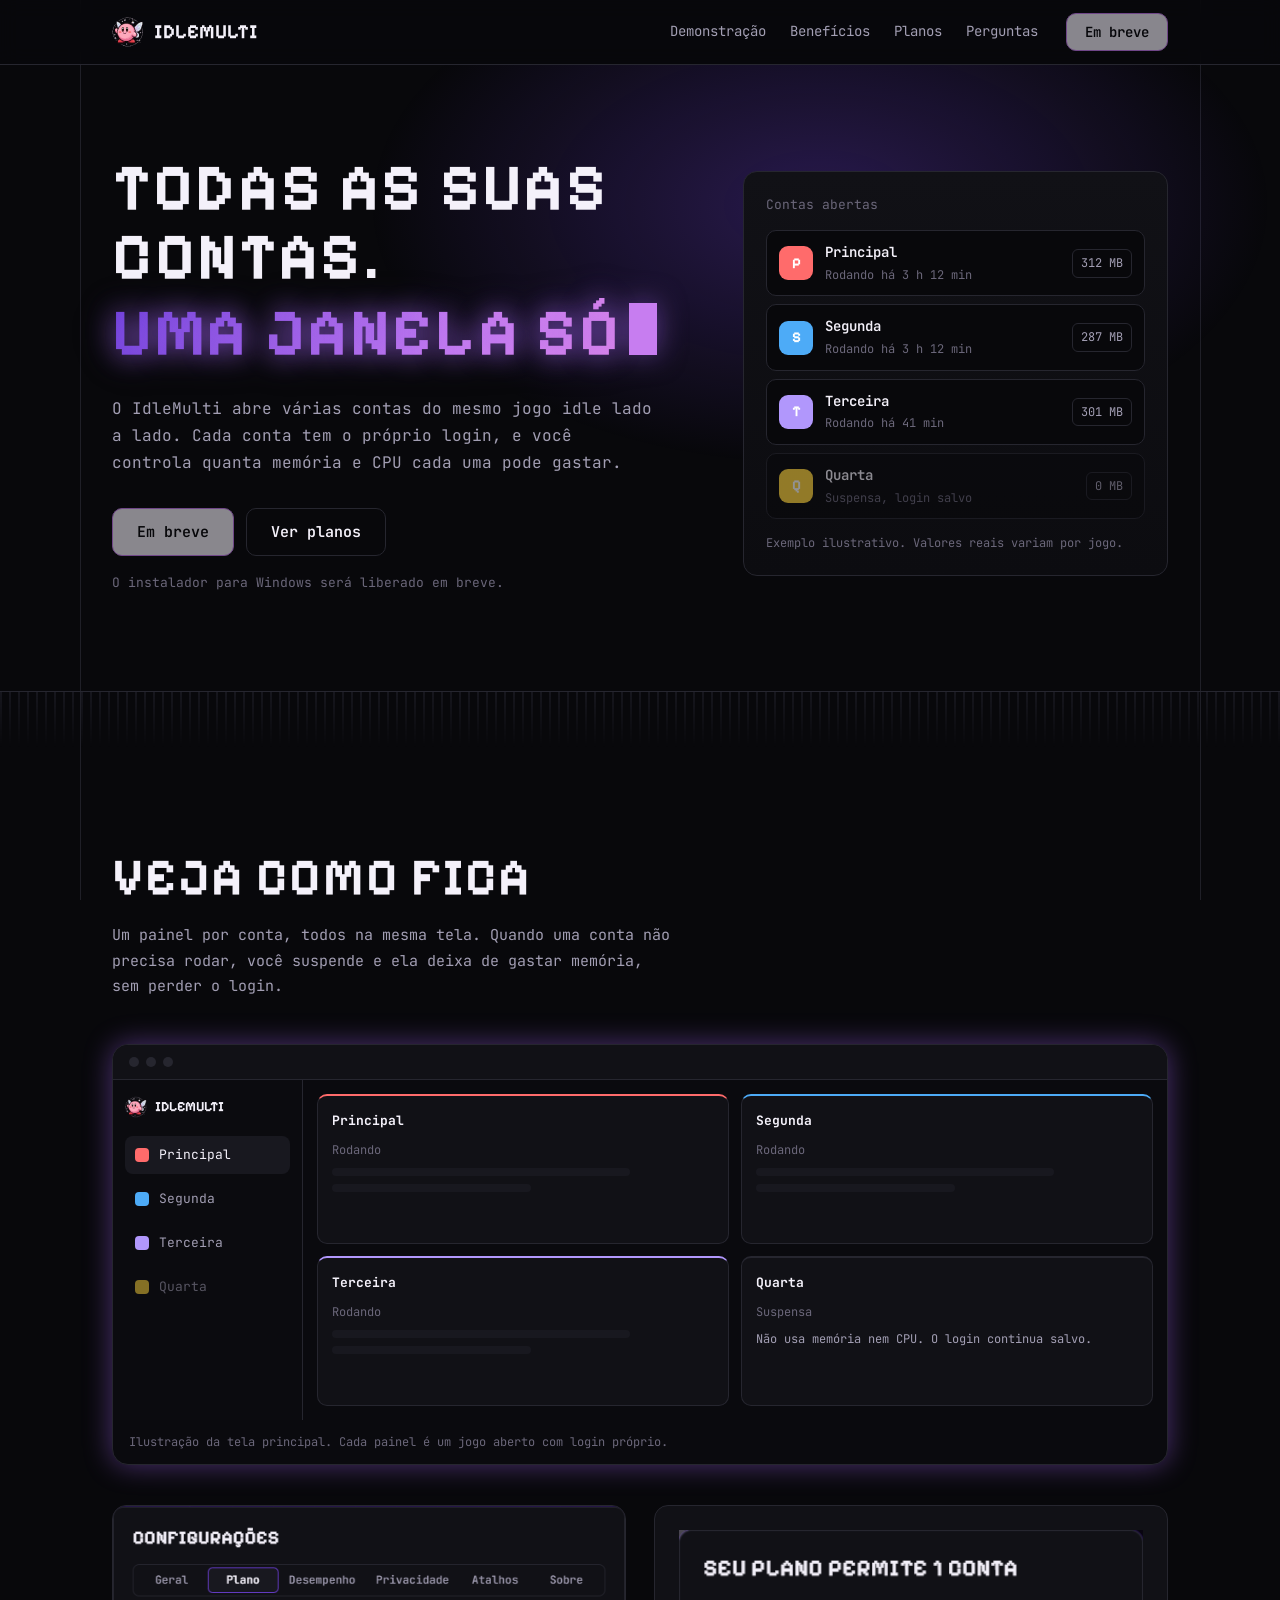
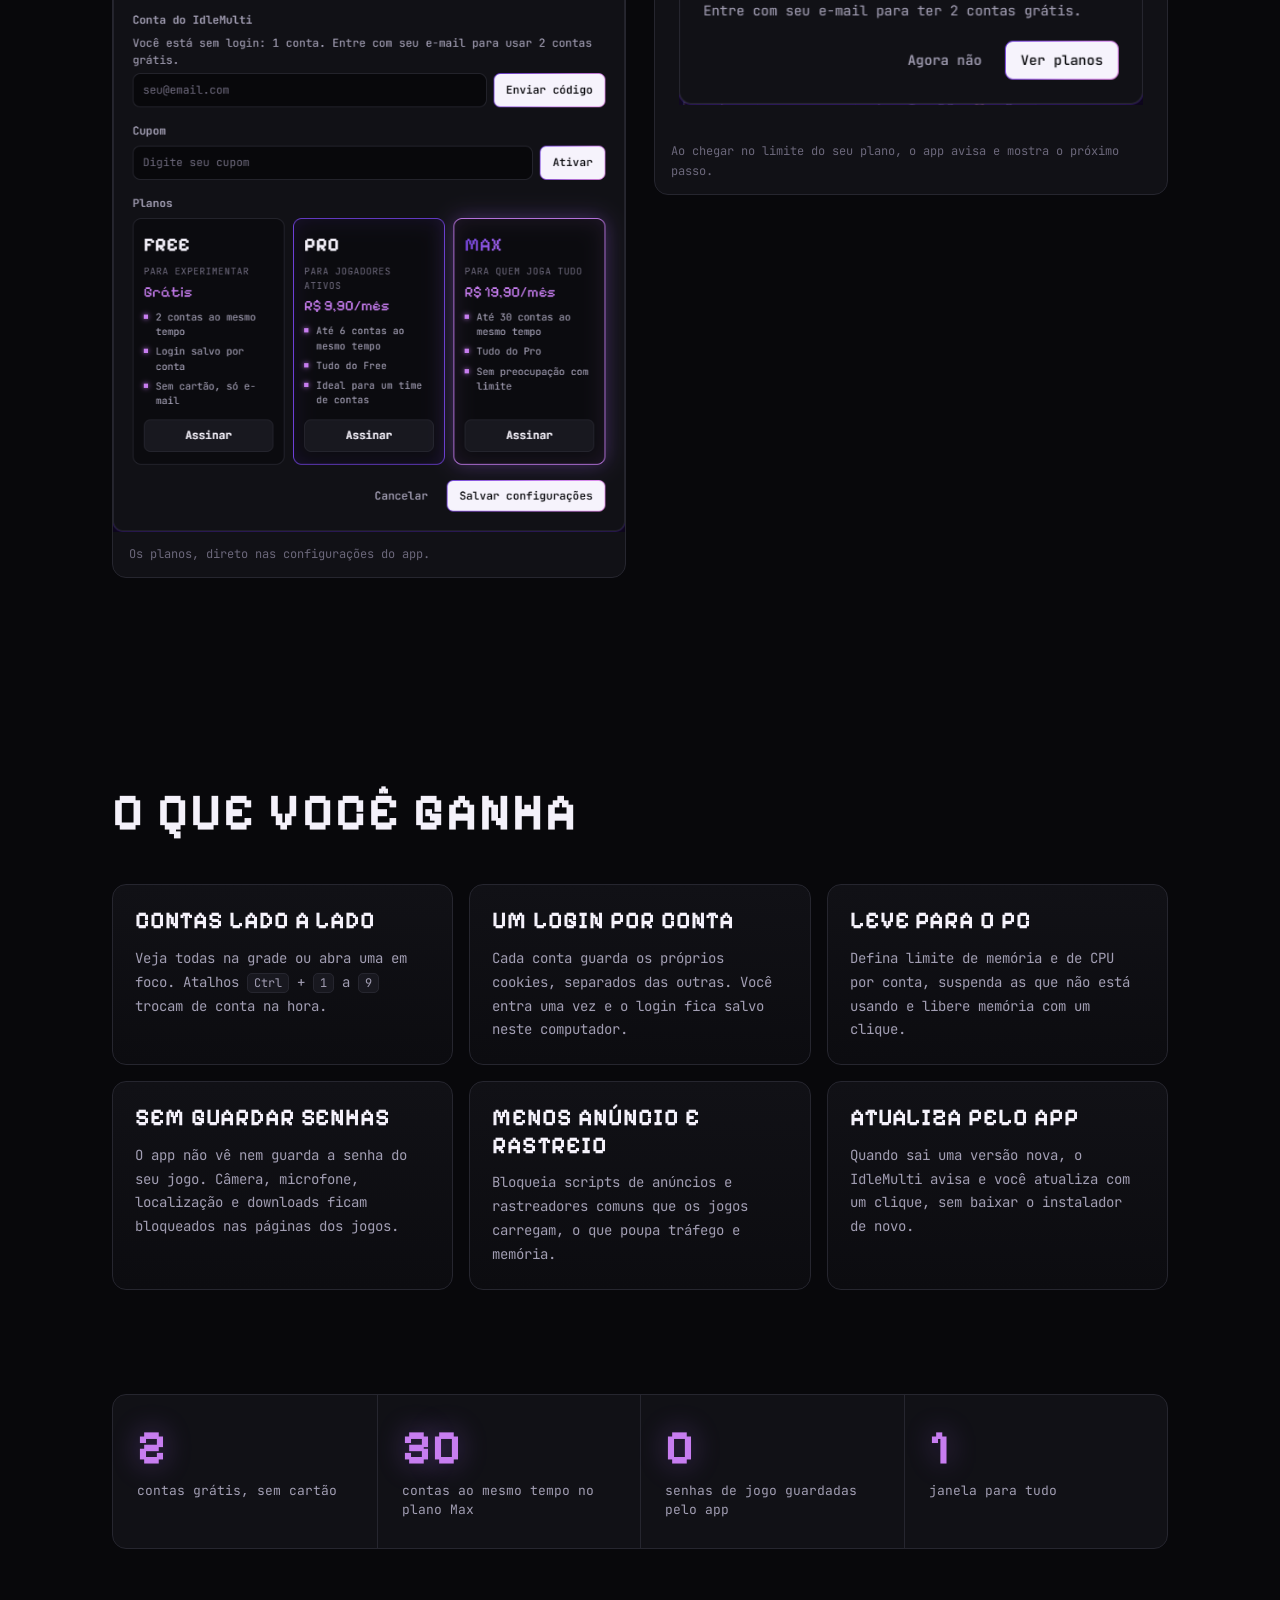
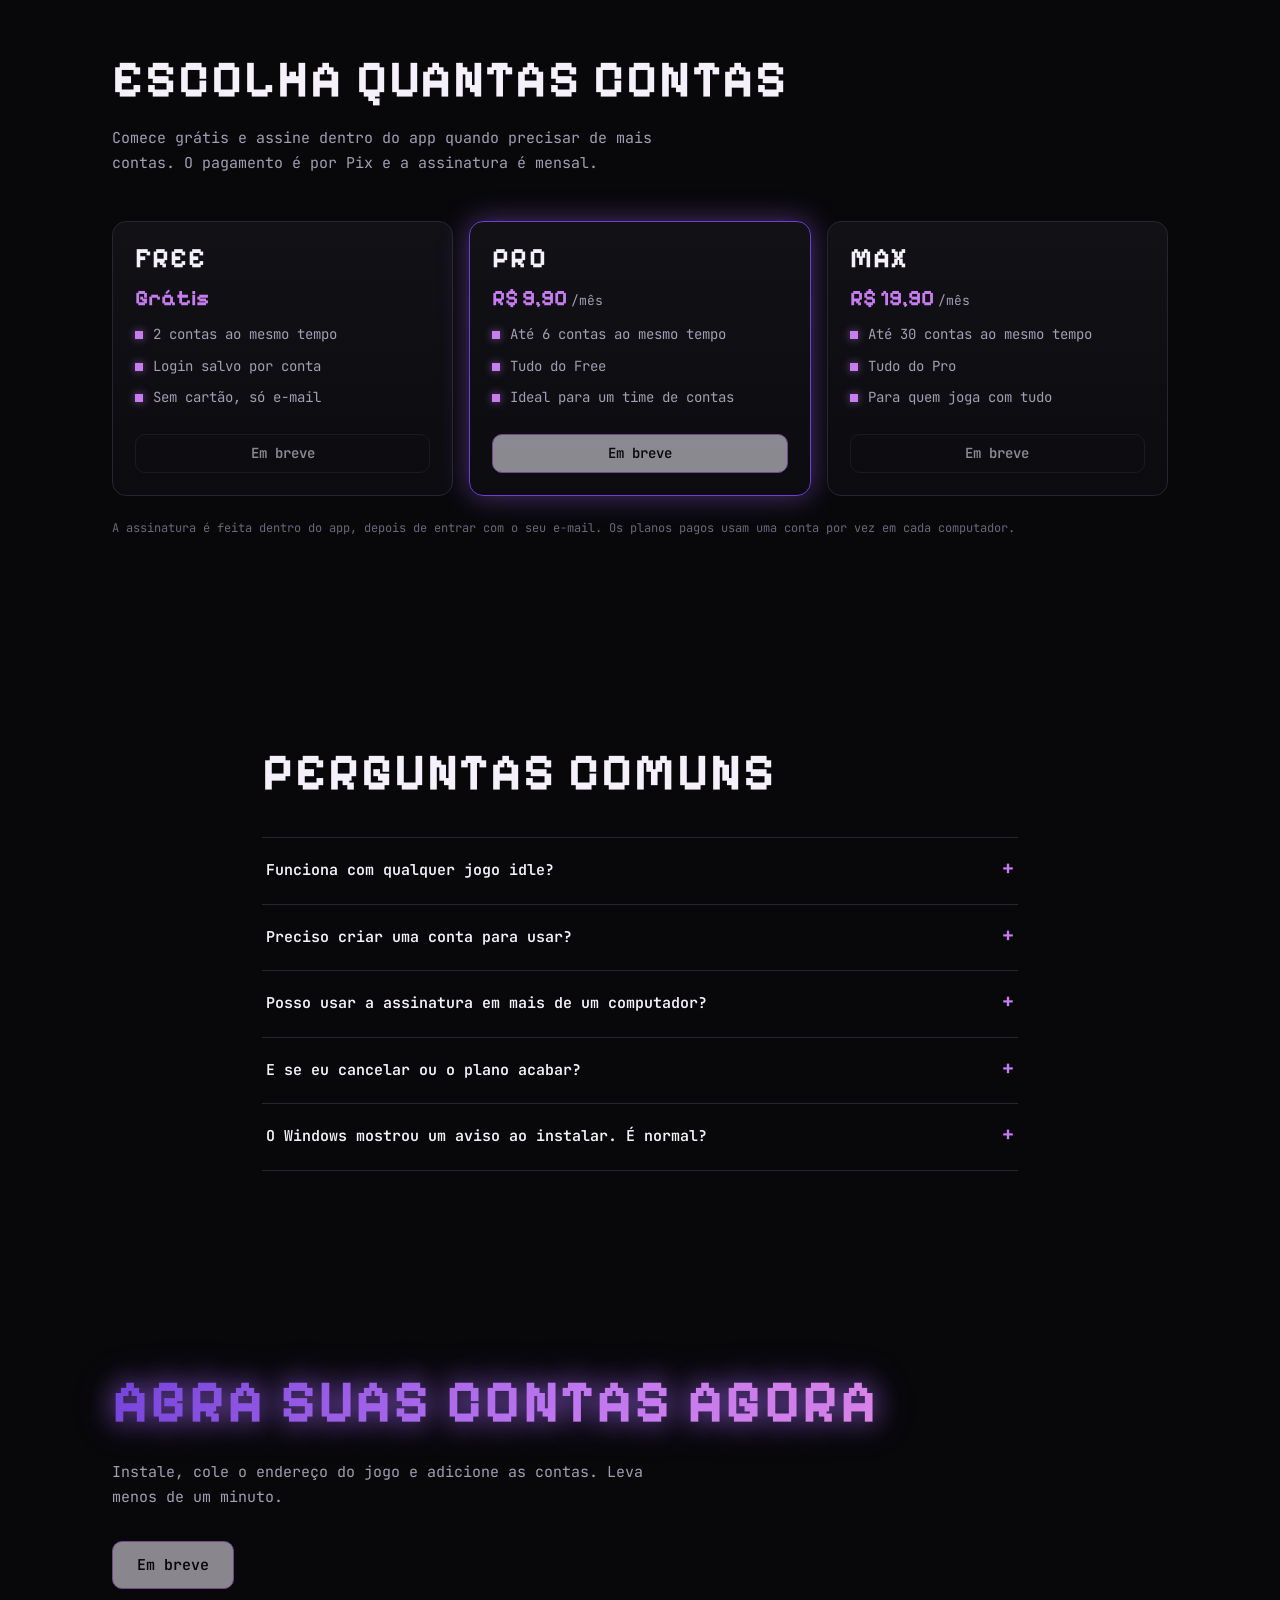
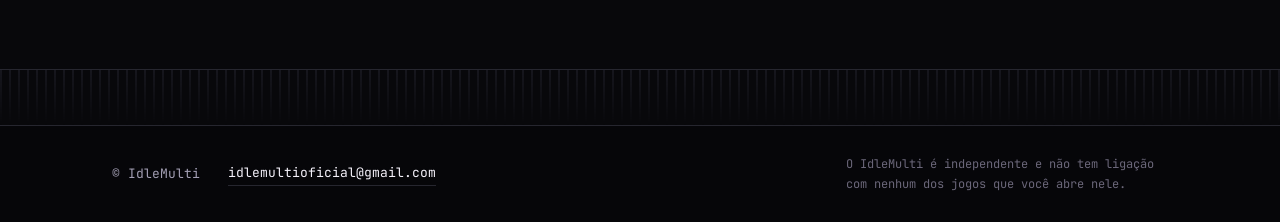
<file: index.html>
<!doctype html>
<html lang="pt-BR">
<head>
<meta charset="utf-8">
<meta name="viewport" content="width=device-width, initial-scale=1">
<title>IdleMulti - todas as suas contas de jogos idle numa janela só</title>
<meta name="description" content="IdleMulti roda várias contas do mesmo jogo idle lado a lado, cada uma com login separado, e economiza memória e CPU. Grátis para 2 contas.">
<meta name="theme-color" content="#08080b">
<meta property="og:title" content="IdleMulti - todas as suas contas numa janela só">
<meta property="og:description" content="Várias contas de jogos idle lado a lado, cada uma com login separado. Grátis para 2 contas.">
<meta property="og:image" content="assets/logo.png">
<link rel="icon" href="assets/logo.png" type="image/png">
<link rel="preload" href="assets/fonts/PixelifySans.ttf" as="font" type="font/ttf" crossorigin>
<link rel="stylesheet" href="styles.css">
</head>
<body>

<header class="nav">
  <div class="wrap nav-in">
    <a class="brand" href="#topo" aria-label="IdleMulti, início">
      <img src="assets/logo.png" alt="" width="32" height="32">
      <span>IdleMulti</span>
    </a>
    <nav aria-label="Seções">
      <a href="#demo">Demonstração</a>
      <a href="#beneficios">Benefícios</a>
      <a href="#planos">Planos</a>
      <a href="#faq">Perguntas</a>
    </nav>
    <a class="btn btn-solid js-download" href="#planos">Baixar</a>
  </div>
</header>

<main id="topo">

  <!-- HERO -->
  <section class="hero">
    <div class="wrap hero-in">
      <div class="hero-copy">
        <h1 class="pixel">
          Todas as suas contas.
          <span class="glow">Uma janela só<i class="cursor" aria-hidden="true"></i></span>
        </h1>
        <p class="lead">O IdleMulti abre várias contas do mesmo jogo idle lado a lado. Cada conta tem o próprio login, e você controla quanta memória e CPU cada uma pode gastar.</p>
        <div class="cta-row">
          <a class="btn btn-solid btn-lg js-download" href="#planos"><span class="js-download-label">Baixar para Windows</span></a>
          <a class="btn btn-ghost btn-lg" href="#planos">Ver planos</a>
        </div>
        <p class="note js-download-note">Windows 10 e 11. Grátis para 2 contas, sem cartão.</p>
      </div>

      <aside class="card accounts" aria-label="Exemplo de contas abertas no IdleMulti">
        <p class="card-title">Contas abertas</p>
        <ul class="rows">
          <li><span class="chip" style="--c:#ff6b6b">P</span><span class="r-name">Principal</span><span class="r-meta">Rodando há 3 h 12 min</span><span class="r-val">312 MB</span></li>
          <li><span class="chip" style="--c:#4dabf7">S</span><span class="r-name">Segunda</span><span class="r-meta">Rodando há 3 h 12 min</span><span class="r-val">287 MB</span></li>
          <li><span class="chip" style="--c:#b197fc">T</span><span class="r-name">Terceira</span><span class="r-meta">Rodando há 41 min</span><span class="r-val">301 MB</span></li>
          <li class="is-off"><span class="chip" style="--c:#ffd43b">Q</span><span class="r-name">Quarta</span><span class="r-meta">Suspensa, login salvo</span><span class="r-val">0 MB</span></li>
        </ul>
        <p class="card-foot">Exemplo ilustrativo. Valores reais variam por jogo.</p>
      </aside>
    </div>
    <div class="band" aria-hidden="true"></div>
  </section>

  <!-- DEMONSTRAÇÃO -->
  <section class="sec" id="demo">
    <div class="wrap">
      <h2 class="pixel">Veja como fica</h2>
      <p class="sec-lead">Um painel por conta, todos na mesma tela. Quando uma conta não precisa rodar, você suspende e ela deixa de gastar memória, sem perder o login.</p>

      <figure class="window" aria-label="Ilustração da janela do IdleMulti com quatro contas">
        <div class="win-bar"><span></span><span></span><span></span></div>
        <div class="win-body">
          <div class="win-side">
            <div class="side-brand"><img src="assets/logo.png" alt="" width="22" height="22"> IdleMulti</div>
            <div class="side-item on"><i style="--c:#ff6b6b"></i>Principal</div>
            <div class="side-item"><i style="--c:#4dabf7"></i>Segunda</div>
            <div class="side-item"><i style="--c:#b197fc"></i>Terceira</div>
            <div class="side-item dim"><i style="--c:#ffd43b"></i>Quarta</div>
          </div>
          <div class="win-grid">
            <div class="pane" style="--c:#ff6b6b"><b>Principal</b><span>Rodando</span><em></em><em></em></div>
            <div class="pane" style="--c:#4dabf7"><b>Segunda</b><span>Rodando</span><em></em><em></em></div>
            <div class="pane" style="--c:#b197fc"><b>Terceira</b><span>Rodando</span><em></em><em></em></div>
            <div class="pane off" style="--c:#ffd43b"><b>Quarta</b><span>Suspensa</span><p>Não usa memória nem CPU. O login continua salvo.</p></div>
          </div>
        </div>
        <figcaption>Ilustração da tela principal. Cada painel é um jogo aberto com login próprio.</figcaption>
      </figure>

      <div class="shots">
        <figure>
          <img src="assets/app-plano.png" alt="Captura do IdleMulti mostrando a guia Plano com os planos Free, Pro e Max" width="600" height="734" loading="lazy">
          <figcaption>Os planos, direto nas configurações do app.</figcaption>
        </figure>
        <figure>
          <img src="assets/app-limite.png" alt="Captura do aviso de limite de contas do IdleMulti" width="440" height="165" loading="lazy">
          <figcaption>Ao chegar no limite do seu plano, o app avisa e mostra o próximo passo.</figcaption>
        </figure>
      </div>
    </div>
  </section>

  <!-- BENEFÍCIOS -->
  <section class="sec" id="beneficios">
    <div class="wrap">
      <h2 class="pixel">O que você ganha</h2>
      <div class="grid3">
        <article class="card feat">
          <h3 class="pixel">Contas lado a lado</h3>
          <p>Veja todas na grade ou abra uma em foco. Atalhos <kbd>Ctrl</kbd> + <kbd>1</kbd> a <kbd>9</kbd> trocam de conta na hora.</p>
        </article>
        <article class="card feat">
          <h3 class="pixel">Um login por conta</h3>
          <p>Cada conta guarda os próprios cookies, separados das outras. Você entra uma vez e o login fica salvo neste computador.</p>
        </article>
        <article class="card feat">
          <h3 class="pixel">Leve para o PC</h3>
          <p>Defina limite de memória e de CPU por conta, suspenda as que não está usando e libere memória com um clique.</p>
        </article>
        <article class="card feat">
          <h3 class="pixel">Sem guardar senhas</h3>
          <p>O app não vê nem guarda a senha do seu jogo. Câmera, microfone, localização e downloads ficam bloqueados nas páginas dos jogos.</p>
        </article>
        <article class="card feat">
          <h3 class="pixel">Menos anúncio e rastreio</h3>
          <p>Bloqueia scripts de anúncios e rastreadores comuns que os jogos carregam, o que poupa tráfego e memória.</p>
        </article>
        <article class="card feat">
          <h3 class="pixel">Atualiza pelo app</h3>
          <p>Quando sai uma versão nova, o IdleMulti avisa e você atualiza com um clique, sem baixar o instalador de novo.</p>
        </article>
      </div>
    </div>
  </section>

  <!-- PROVA SOCIAL: só fatos verificáveis do produto. Quando houver depoimentos reais, remova o atributo hidden do bloco abaixo. -->
  <section class="sec proof" aria-label="O IdleMulti em números">
    <div class="wrap">
      <dl class="facts">
        <div><dt class="pixel">2</dt><dd>contas grátis, sem cartão</dd></div>
        <div><dt class="pixel">30</dt><dd>contas ao mesmo tempo no plano Max</dd></div>
        <div><dt class="pixel">0</dt><dd>senhas de jogo guardadas pelo app</dd></div>
        <div><dt class="pixel">1</dt><dd>janela para tudo</dd></div>
      </dl>
      <div class="quotes" hidden>
        <!-- Exemplo de depoimento real, para usar no futuro:
        <blockquote><p>“Texto do depoimento.”</p><footer>Nome, jogo que joga</footer></blockquote> -->
      </div>
    </div>
  </section>

  <!-- PLANOS -->
  <section class="sec" id="planos">
    <div class="wrap">
      <h2 class="pixel">Escolha quantas contas</h2>
      <p class="sec-lead">Comece grátis e assine dentro do app quando precisar de mais contas. O pagamento é por Pix e a assinatura é mensal.</p>
      <div class="grid3 plans">
        <article class="card plan">
          <h3 class="pixel">Free</h3>
          <p class="price">Grátis</p>
          <ul class="ticks">
            <li>2 contas ao mesmo tempo</li>
            <li>Login salvo por conta</li>
            <li>Sem cartão, só e-mail</li>
          </ul>
          <a class="btn btn-ghost js-download" href="#planos"><span class="js-download-label">Baixar</span></a>
        </article>
        <article class="card plan hot">
          <h3 class="pixel">Pro</h3>
          <p class="price">R$ 9,90<small>/mês</small></p>
          <ul class="ticks">
            <li>Até 6 contas ao mesmo tempo</li>
            <li>Tudo do Free</li>
            <li>Ideal para um time de contas</li>
          </ul>
          <a class="btn btn-solid js-download" href="#planos"><span class="js-download-label">Baixar</span></a>
        </article>
        <article class="card plan">
          <h3 class="pixel">Max</h3>
          <p class="price">R$ 19,90<small>/mês</small></p>
          <ul class="ticks">
            <li>Até 30 contas ao mesmo tempo</li>
            <li>Tudo do Pro</li>
            <li>Para quem joga com tudo</li>
          </ul>
          <a class="btn btn-ghost js-download" href="#planos"><span class="js-download-label">Baixar</span></a>
        </article>
      </div>
      <p class="fine">A assinatura é feita dentro do app, depois de entrar com o seu e-mail. Os planos pagos usam uma conta por vez em cada computador.</p>
    </div>
  </section>

  <!-- FAQ -->
  <section class="sec" id="faq">
    <div class="wrap narrow">
      <h2 class="pixel">Perguntas comuns</h2>
      <details>
        <summary>Funciona com qualquer jogo idle?</summary>
        <p>Funciona com jogos que rodam no navegador. Você cola o endereço do jogo nas configurações e todas as contas abrem nele.</p>
      </details>
      <details>
        <summary>Preciso criar uma conta para usar?</summary>
        <p>Sem login você usa 1 conta. Entrando com seu e-mail (você recebe um código, sem senha) liberam-se as 2 contas grátis.</p>
      </details>
      <details>
        <summary>Posso usar a assinatura em mais de um computador?</summary>
        <p>Pode instalar em quantos quiser e entrar com o mesmo e-mail, mas os planos pagos funcionam em um computador por vez. Ao entrar em outro, o anterior volta para o limite do Free, sem perder nenhum login.</p>
      </details>
      <details>
        <summary>E se eu cancelar ou o plano acabar?</summary>
        <p>A assinatura vale até o fim do período pago. Depois, as contas acima do limite ficam suspensas e travadas. Nada é apagado e o login de cada uma continua salvo.</p>
      </details>
      <details>
        <summary>O Windows mostrou um aviso ao instalar. É normal?</summary>
        <p>O instalador ainda não tem assinatura digital paga, então o Windows pode pedir confirmação na primeira vez. Escolha “Mais informações” e depois “Executar assim mesmo”.</p>
      </details>
    </div>
  </section>

  <!-- CTA FINAL -->
  <section class="final">
    <div class="wrap final-in">
      <h2 class="pixel glow">Abra suas contas agora</h2>
      <p class="sec-lead">Instale, cole o endereço do jogo e adicione as contas. Leva menos de um minuto.</p>
      <a class="btn btn-solid btn-lg js-download" href="#planos"><span class="js-download-label">Baixar para Windows</span></a>
    </div>
    <div class="band" aria-hidden="true"></div>
  </section>
</main>

<footer class="foot">
  <div class="wrap foot-in">
    <span>© IdleMulti</span>
    <a href="mailto:idlemultioficial@gmail.com">idlemultioficial@gmail.com</a>
    <span class="fine">O IdleMulti é independente e não tem ligação com nenhum dos jogos que você abre nele.</span>
  </div>
</footer>

<script src="main.js" defer></script>
</body>
</html>
</file>
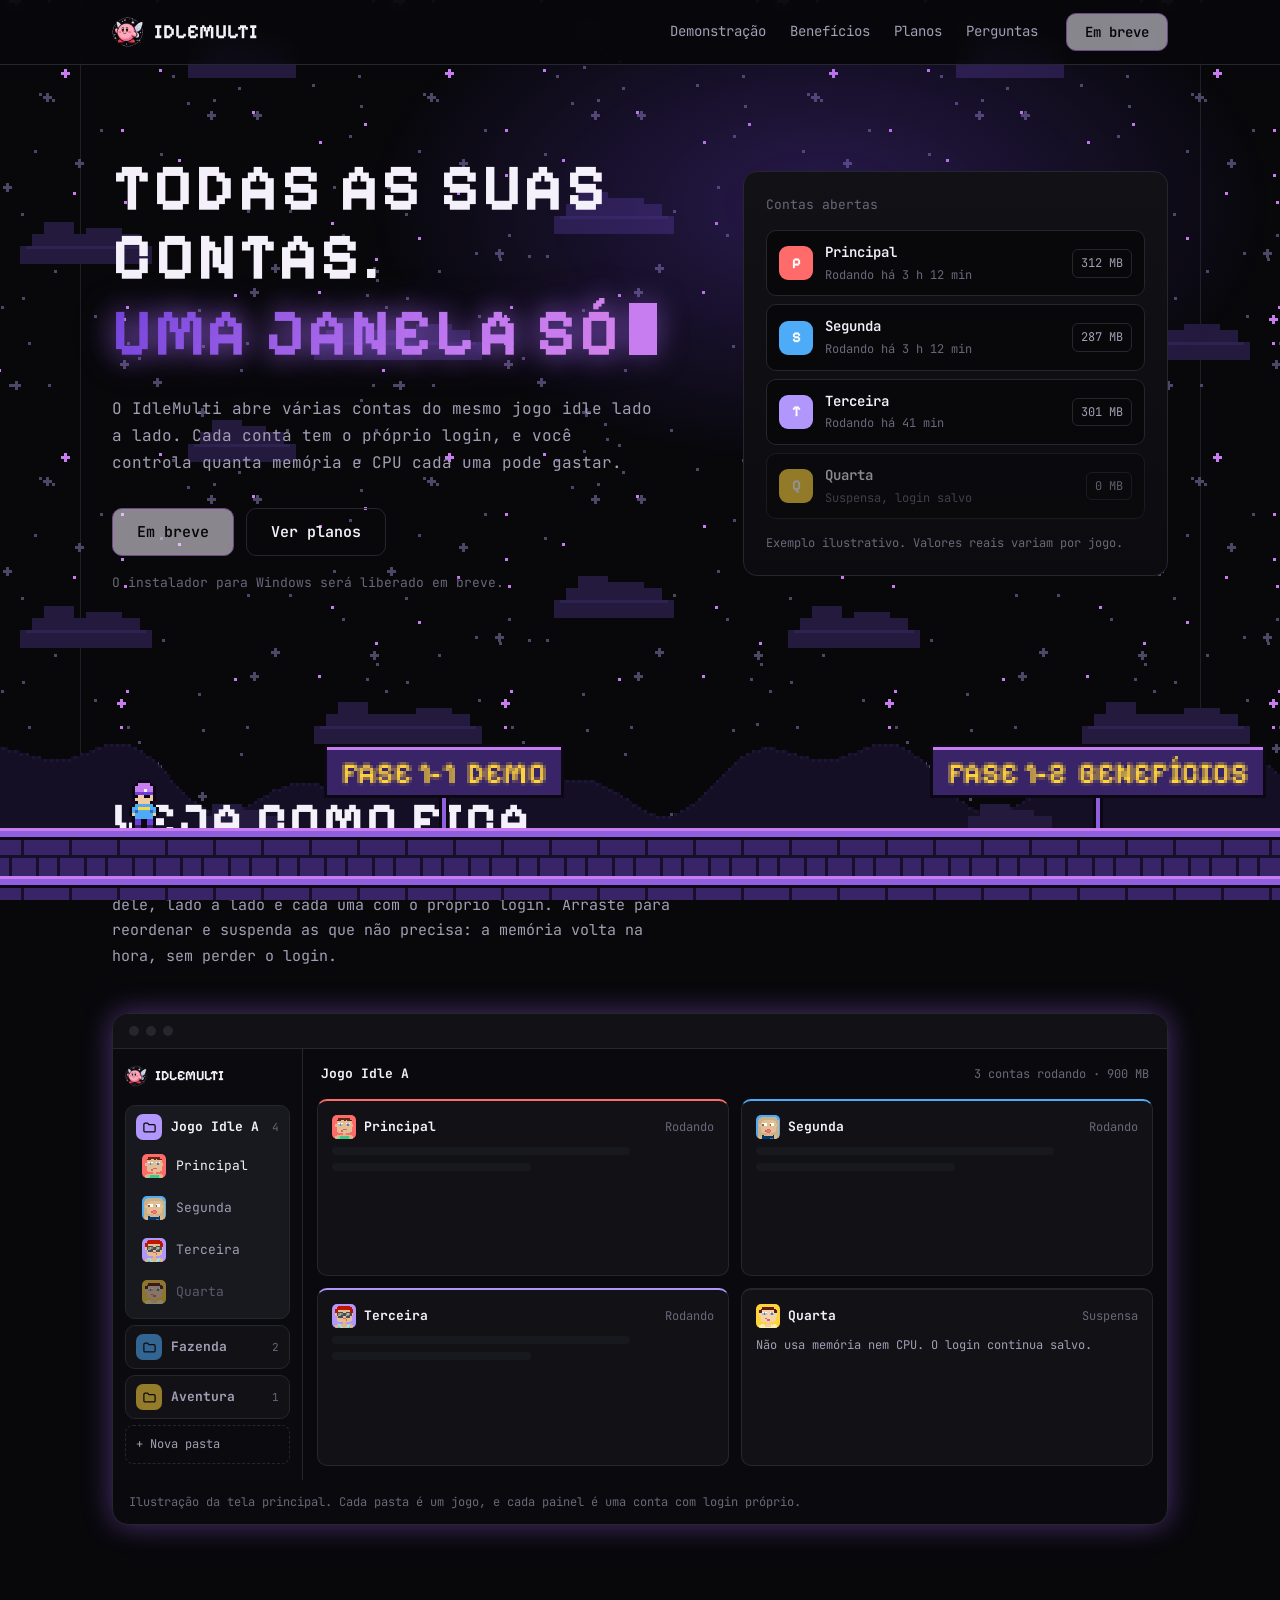
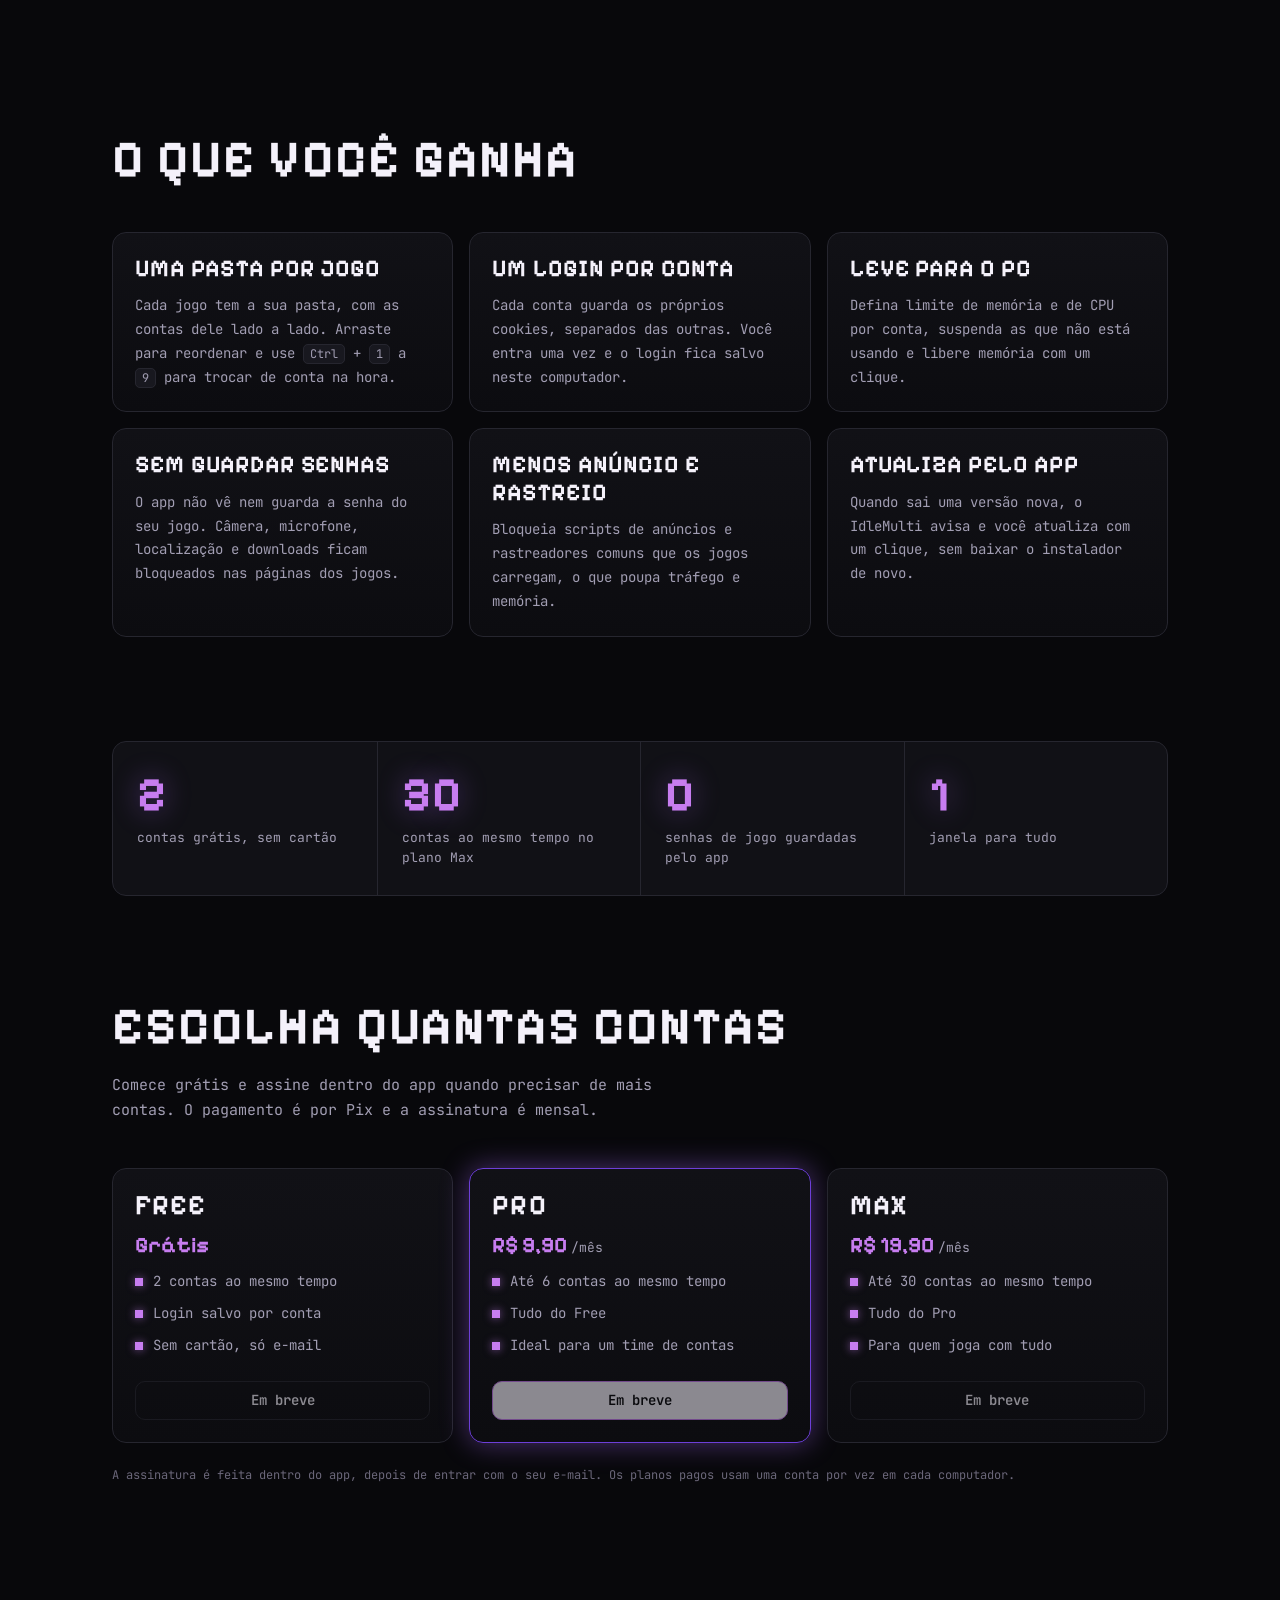
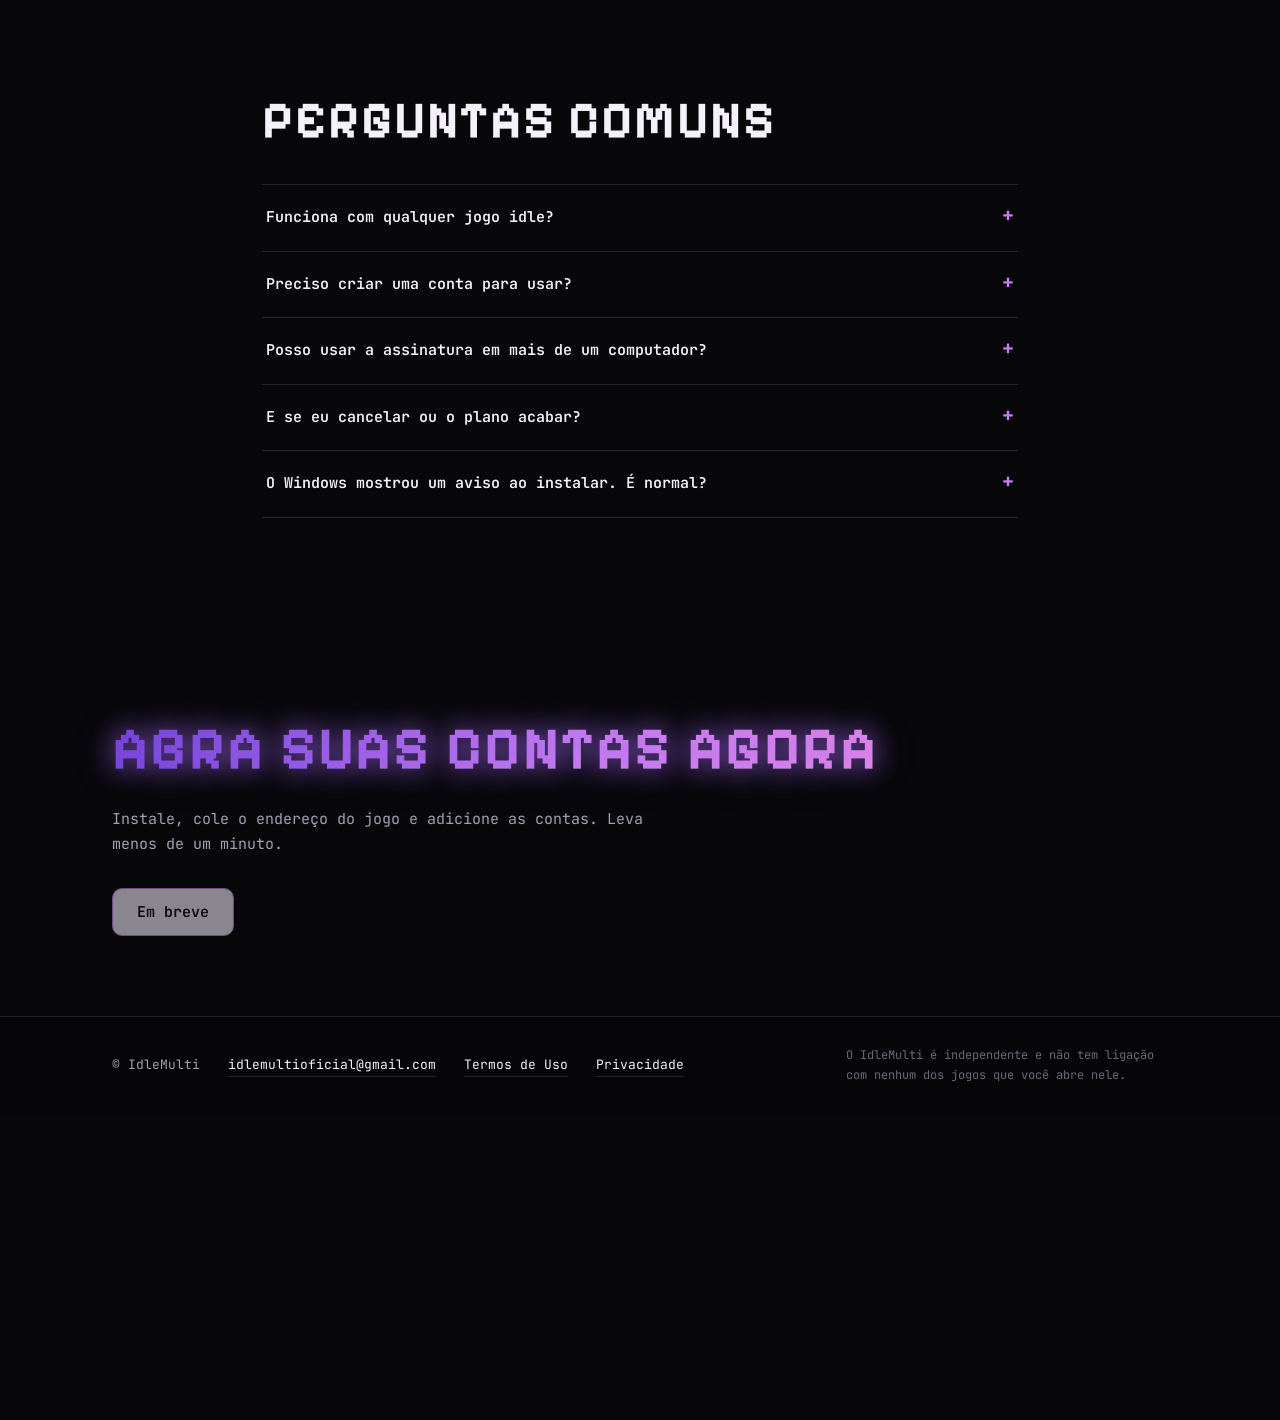
<file: public/index.html>
<!doctype html>
<html lang="pt-BR">
<head>
<meta charset="utf-8">
<meta name="viewport" content="width=device-width, initial-scale=1">
<title>IdleMulti - todas as suas contas de jogos idle numa janela só</title>
<meta name="description" content="IdleMulti roda várias contas do mesmo jogo idle lado a lado, cada uma com login separado, e economiza memória e CPU. Grátis para 2 contas.">
<meta name="theme-color" content="#08080b">
<link rel="canonical" href="https://idlemulti.vercel.app/">
<meta property="og:title" content="IdleMulti - todas as suas contas numa janela só">
<meta property="og:description" content="Várias contas de jogos idle lado a lado, cada uma com login separado. Grátis para 2 contas.">
<meta property="og:url" content="https://idlemulti.vercel.app/">
<meta property="og:image" content="https://idlemulti.vercel.app/assets/logo.png">
<link rel="icon" href="assets/logo.png" type="image/png">
<link rel="preload" href="assets/fonts/PixelifySans.ttf" as="font" type="font/ttf" crossorigin>
<link rel="stylesheet" href="styles.css">
</head>
<body>

<header class="nav">
  <div class="wrap nav-in">
    <a class="brand" href="#topo" aria-label="IdleMulti, início">
      <img src="assets/logo.png" alt="" width="32" height="32">
      <span>IdleMulti</span>
    </a>
    <nav aria-label="Seções">
      <a href="#demo">Demonstração</a>
      <a href="#beneficios">Benefícios</a>
      <a href="#planos">Planos</a>
      <a href="#faq">Perguntas</a>
    </nav>
    <a class="btn btn-solid js-download" href="#planos">Baixar</a>
  </div>
</header>

<main id="topo">

  <!-- HERO -->
  <section class="hero">
    <div class="wrap hero-in">
      <div class="hero-copy">
        <h1 class="pixel">
          Todas as suas contas.
          <span class="glow">Uma janela só<i class="cursor" aria-hidden="true"></i></span>
        </h1>
        <p class="lead">O IdleMulti abre várias contas do mesmo jogo idle lado a lado. Cada conta tem o próprio login, e você controla quanta memória e CPU cada uma pode gastar.</p>
        <div class="cta-row">
          <a class="btn btn-solid btn-lg js-download" href="#planos"><span class="js-download-label">Baixar para Windows</span></a>
          <a class="btn btn-ghost btn-lg" href="#planos">Ver planos</a>
        </div>
        <p class="note js-download-note">Windows 10 e 11. Grátis para 2 contas, sem cartão.</p>
      </div>

      <aside class="card accounts" aria-label="Exemplo de contas abertas no IdleMulti">
        <p class="card-title">Contas abertas</p>
        <ul class="rows">
          <li><span class="chip c-red">P</span><span class="r-name">Principal</span><span class="r-meta">Rodando há 3 h 12 min</span><span class="r-val">312 MB</span></li>
          <li><span class="chip c-blue">S</span><span class="r-name">Segunda</span><span class="r-meta">Rodando há 3 h 12 min</span><span class="r-val">287 MB</span></li>
          <li><span class="chip c-violet">T</span><span class="r-name">Terceira</span><span class="r-meta">Rodando há 41 min</span><span class="r-val">301 MB</span></li>
          <li class="is-off"><span class="chip c-yellow">Q</span><span class="r-name">Quarta</span><span class="r-meta">Suspensa, login salvo</span><span class="r-val">0 MB</span></li>
        </ul>
        <p class="card-foot">Exemplo ilustrativo. Valores reais variam por jogo.</p>
      </aside>
    </div>
    <div class="band" aria-hidden="true"></div>
  </section>

  <!-- DEMONSTRAÇÃO -->
  <section class="sec" id="demo">
    <div class="wrap">
      <h2 class="pixel">Veja como fica</h2>
      <p class="sec-lead">Cada jogo ganha uma pasta, e dentro dela ficam todas as contas dele, lado a lado e cada uma com o próprio login. Arraste para reordenar e suspenda as que não precisa: a memória volta na hora, sem perder o login.</p>

      <figure class="window" aria-label="Ilustração da janela do IdleMulti com três pastas de jogos e quatro contas abertas na pasta ativa">
        <div class="win-bar"><span></span><span></span><span></span></div>
        <div class="win-body">
          <div class="win-side">
            <div class="side-brand"><img src="assets/logo.png" alt="" width="22" height="22"> IdleMulti</div>
            <div class="folder on c-violet">
              <div class="folder-head"><span class="f-badge"><svg viewBox="0 0 24 24" aria-hidden="true"><path d="M3 7a2 2 0 0 1 2-2h4l2 2.5h8a2 2 0 0 1 2 2V17a2 2 0 0 1-2 2H5a2 2 0 0 1-2-2z"/></svg></span><b>Jogo Idle A</b><em>4</em></div>
              <div class="folder-accs">
                <div class="side-item on c-red"><span class="av"><img src="assets/avatars/pixel-01.svg" alt="" width="24" height="24"></span>Principal</div>
                <div class="side-item c-blue"><span class="av"><img src="assets/avatars/pixel-03.svg" alt="" width="24" height="24"></span>Segunda</div>
                <div class="side-item c-violet"><span class="av"><img src="assets/avatars/pixel-05.svg" alt="" width="24" height="24"></span>Terceira</div>
                <div class="side-item dim c-yellow"><span class="av"><img src="assets/avatars/pixel-07.svg" alt="" width="24" height="24"></span>Quarta</div>
              </div>
            </div>
            <div class="folder c-blue"><div class="folder-head"><span class="f-badge"><svg viewBox="0 0 24 24" aria-hidden="true"><path d="M3 7a2 2 0 0 1 2-2h4l2 2.5h8a2 2 0 0 1 2 2V17a2 2 0 0 1-2 2H5a2 2 0 0 1-2-2z"/></svg></span><b>Fazenda</b><em>2</em></div></div>
            <div class="folder c-yellow"><div class="folder-head"><span class="f-badge"><svg viewBox="0 0 24 24" aria-hidden="true"><path d="M3 7a2 2 0 0 1 2-2h4l2 2.5h8a2 2 0 0 1 2 2V17a2 2 0 0 1-2 2H5a2 2 0 0 1-2-2z"/></svg></span><b>Aventura</b><em>1</em></div></div>
            <div class="side-new">+ Nova pasta</div>
          </div>
          <div class="win-main">
            <div class="win-top"><b>Jogo Idle A</b><span>3 contas rodando · 900 MB</span></div>
            <div class="win-grid">
              <div class="pane c-red"><div class="pane-head"><span class="av"><img src="assets/avatars/pixel-01.svg" alt="" width="24" height="24"></span><b>Principal</b><span>Rodando</span></div><em></em><em></em></div>
              <div class="pane c-blue"><div class="pane-head"><span class="av"><img src="assets/avatars/pixel-03.svg" alt="" width="24" height="24"></span><b>Segunda</b><span>Rodando</span></div><em></em><em></em></div>
              <div class="pane c-violet"><div class="pane-head"><span class="av"><img src="assets/avatars/pixel-05.svg" alt="" width="24" height="24"></span><b>Terceira</b><span>Rodando</span></div><em></em><em></em></div>
              <div class="pane off c-yellow"><div class="pane-head"><span class="av"><img src="assets/avatars/pixel-07.svg" alt="" width="24" height="24"></span><b>Quarta</b><span>Suspensa</span></div><p>Não usa memória nem CPU. O login continua salvo.</p></div>
            </div>
          </div>
        </div>
        <figcaption>Ilustração da tela principal. Cada pasta é um jogo, e cada painel é uma conta com login próprio.</figcaption>
      </figure>
    </div>
  </section>

  <!-- BENEFÍCIOS -->
  <section class="sec" id="beneficios">
    <div class="wrap">
      <h2 class="pixel">O que você ganha</h2>
      <div class="grid3">
        <article class="card feat">
          <h3 class="pixel">Uma pasta por jogo</h3>
          <p>Cada jogo tem a sua pasta, com as contas dele lado a lado. Arraste para reordenar e use <kbd>Ctrl</kbd> + <kbd>1</kbd> a <kbd>9</kbd> para trocar de conta na hora.</p>
        </article>
        <article class="card feat">
          <h3 class="pixel">Um login por conta</h3>
          <p>Cada conta guarda os próprios cookies, separados das outras. Você entra uma vez e o login fica salvo neste computador.</p>
        </article>
        <article class="card feat">
          <h3 class="pixel">Leve para o PC</h3>
          <p>Defina limite de memória e de CPU por conta, suspenda as que não está usando e libere memória com um clique.</p>
        </article>
        <article class="card feat">
          <h3 class="pixel">Sem guardar senhas</h3>
          <p>O app não vê nem guarda a senha do seu jogo. Câmera, microfone, localização e downloads ficam bloqueados nas páginas dos jogos.</p>
        </article>
        <article class="card feat">
          <h3 class="pixel">Menos anúncio e rastreio</h3>
          <p>Bloqueia scripts de anúncios e rastreadores comuns que os jogos carregam, o que poupa tráfego e memória.</p>
        </article>
        <article class="card feat">
          <h3 class="pixel">Atualiza pelo app</h3>
          <p>Quando sai uma versão nova, o IdleMulti avisa e você atualiza com um clique, sem baixar o instalador de novo.</p>
        </article>
      </div>
    </div>
  </section>

  <!-- PROVA SOCIAL: só fatos verificáveis do produto. Quando houver depoimentos reais, remova o atributo hidden do bloco abaixo. -->
  <section class="sec proof" aria-label="O IdleMulti em números">
    <div class="wrap">
      <dl class="facts">
        <div><dt class="pixel">2</dt><dd>contas grátis, sem cartão</dd></div>
        <div><dt class="pixel">30</dt><dd>contas ao mesmo tempo no plano Max</dd></div>
        <div><dt class="pixel">0</dt><dd>senhas de jogo guardadas pelo app</dd></div>
        <div><dt class="pixel">1</dt><dd>janela para tudo</dd></div>
      </dl>
      <div class="quotes" hidden>
        <!-- Exemplo de depoimento real, para usar no futuro:
        <blockquote><p>“Texto do depoimento.”</p><footer>Nome, jogo que joga</footer></blockquote> -->
      </div>
    </div>
  </section>

  <!-- PLANOS -->
  <section class="sec" id="planos">
    <div class="wrap">
      <h2 class="pixel">Escolha quantas contas</h2>
      <p class="sec-lead">Comece grátis e assine dentro do app quando precisar de mais contas. O pagamento é por Pix e a assinatura é mensal.</p>
      <div class="grid3 plans">
        <article class="card plan">
          <h3 class="pixel">Free</h3>
          <p class="price">Grátis</p>
          <ul class="ticks">
            <li>2 contas ao mesmo tempo</li>
            <li>Login salvo por conta</li>
            <li>Sem cartão, só e-mail</li>
          </ul>
          <a class="btn btn-ghost js-download" href="#planos"><span class="js-download-label">Baixar</span></a>
        </article>
        <article class="card plan hot">
          <h3 class="pixel">Pro</h3>
          <p class="price">R$ 9,90<small>/mês</small></p>
          <ul class="ticks">
            <li>Até 6 contas ao mesmo tempo</li>
            <li>Tudo do Free</li>
            <li>Ideal para um time de contas</li>
          </ul>
          <a class="btn btn-solid js-download" href="#planos"><span class="js-download-label">Baixar</span></a>
        </article>
        <article class="card plan">
          <h3 class="pixel">Max</h3>
          <p class="price">R$ 19,90<small>/mês</small></p>
          <ul class="ticks">
            <li>Até 30 contas ao mesmo tempo</li>
            <li>Tudo do Pro</li>
            <li>Para quem joga com tudo</li>
          </ul>
          <a class="btn btn-ghost js-download" href="#planos"><span class="js-download-label">Baixar</span></a>
        </article>
      </div>
      <p class="fine">A assinatura é feita dentro do app, depois de entrar com o seu e-mail. Os planos pagos usam uma conta por vez em cada computador.</p>
    </div>
  </section>

  <!-- FAQ -->
  <section class="sec" id="faq">
    <div class="wrap narrow">
      <h2 class="pixel">Perguntas comuns</h2>
      <details>
        <summary>Funciona com qualquer jogo idle?</summary>
        <p>Funciona com jogos que rodam no navegador. Cada jogo ganha a sua pasta: você cola o endereço dele e todas as contas daquela pasta abrem nele.</p>
      </details>
      <details>
        <summary>Preciso criar uma conta para usar?</summary>
        <p>Sem login você usa 1 conta. Entrando com seu e-mail (você recebe um código, sem senha) liberam-se as 2 contas grátis.</p>
      </details>
      <details>
        <summary>Posso usar a assinatura em mais de um computador?</summary>
        <p>Pode instalar em quantos quiser e entrar com o mesmo e-mail, mas os planos pagos funcionam em um computador por vez. Ao entrar em outro, o anterior volta para o limite do Free, sem perder nenhum login.</p>
      </details>
      <details>
        <summary>E se eu cancelar ou o plano acabar?</summary>
        <p>A assinatura vale até o fim do período pago. Depois, as contas acima do limite ficam suspensas e travadas. Nada é apagado e o login de cada uma continua salvo.</p>
      </details>
      <details>
        <summary>O Windows mostrou um aviso ao instalar. É normal?</summary>
        <p>O instalador ainda não tem assinatura digital paga, então o Windows pode pedir confirmação na primeira vez. Escolha “Mais informações” e depois “Executar assim mesmo”.</p>
      </details>
    </div>
  </section>

  <!-- CTA FINAL -->
  <section class="final">
    <div class="wrap final-in">
      <h2 class="pixel glow">Abra suas contas agora</h2>
      <p class="sec-lead">Instale, cole o endereço do jogo e adicione as contas. Leva menos de um minuto.</p>
      <a class="btn btn-solid btn-lg js-download" href="#planos"><span class="js-download-label">Baixar para Windows</span></a>
    </div>
    <div class="band" aria-hidden="true"></div>
  </section>
</main>

<footer class="foot">
  <div class="wrap foot-in">
    <span>© IdleMulti</span>
    <a href="mailto:idlemultioficial@gmail.com">idlemultioficial@gmail.com</a>
    <a href="/termos.html">Termos de Uso</a>
    <a href="/privacidade.html">Privacidade</a>
    <span class="fine">O IdleMulti é independente e não tem ligação com nenhum dos jogos que você abre nele.</span>
  </div>
</footer>

<script src="main.js" defer></script>
<script type="module" src="world/gate.js"></script>
</body>
</html>
</file>
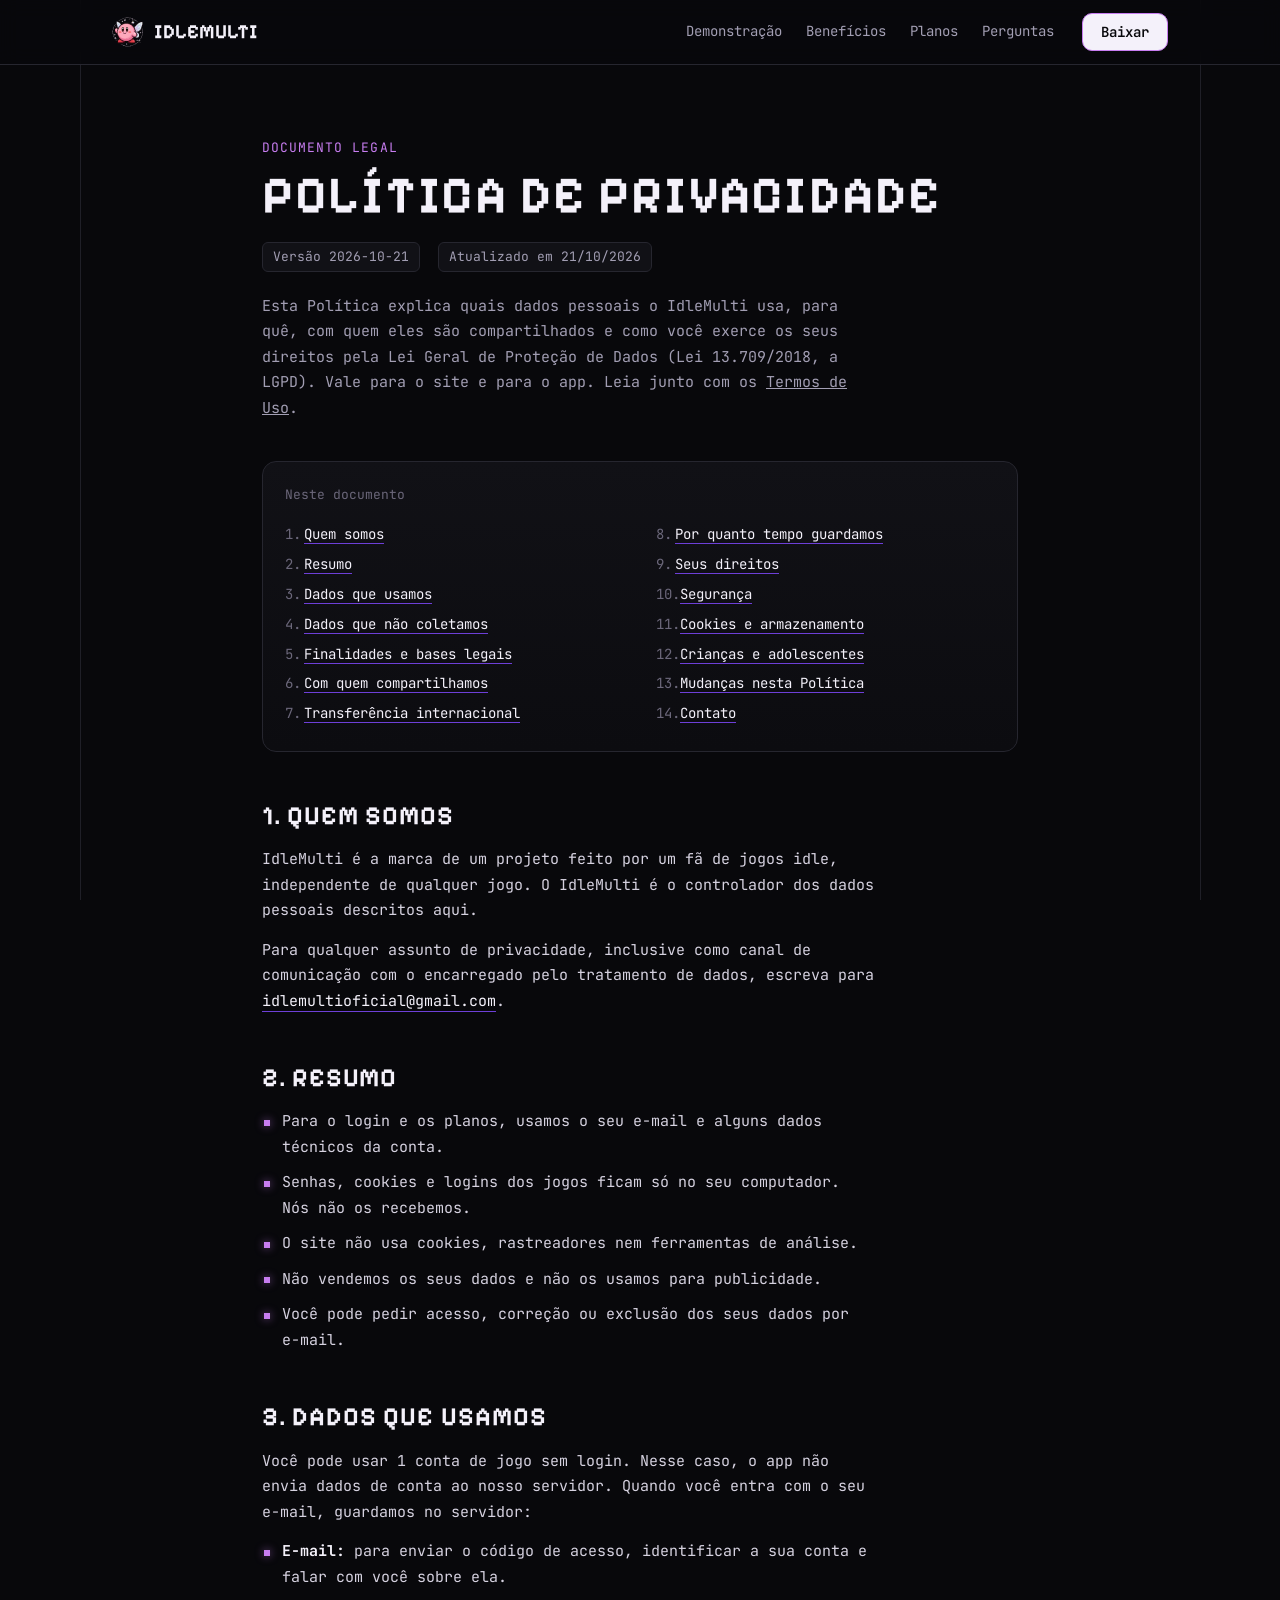
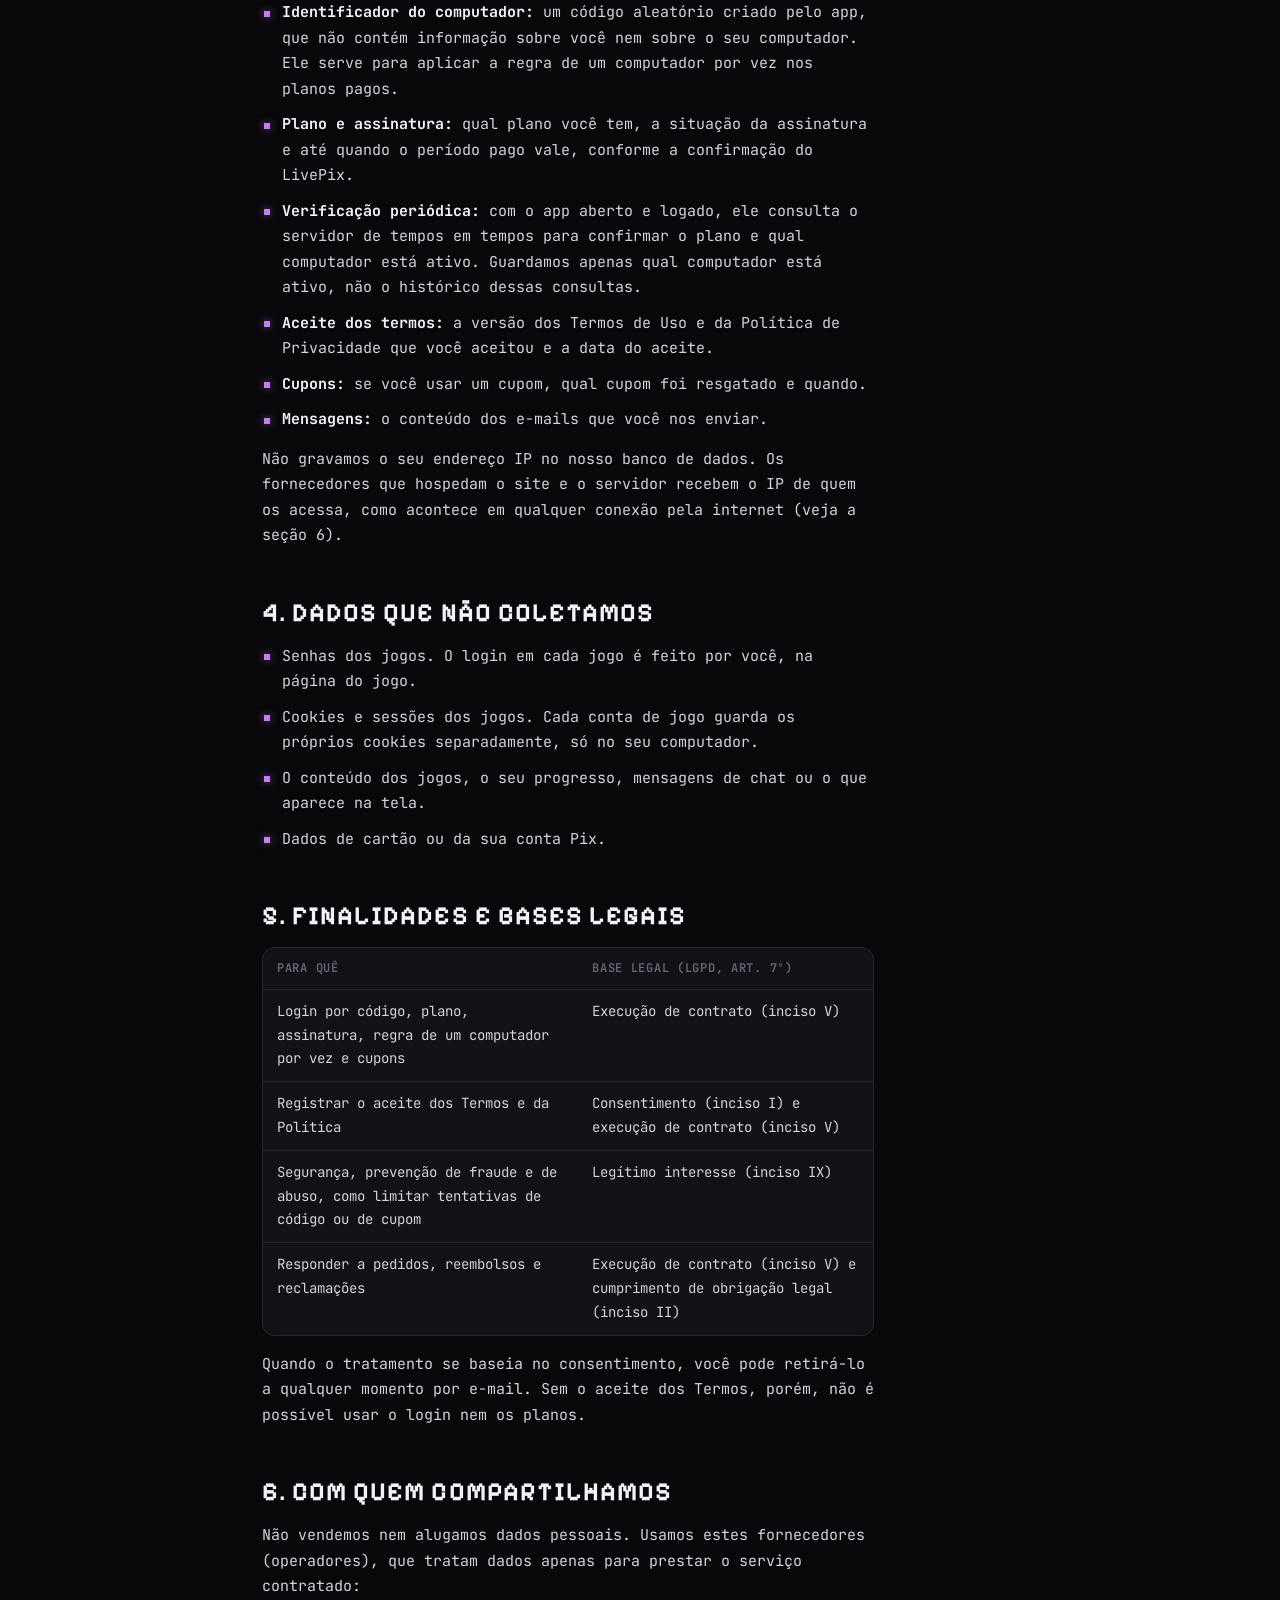
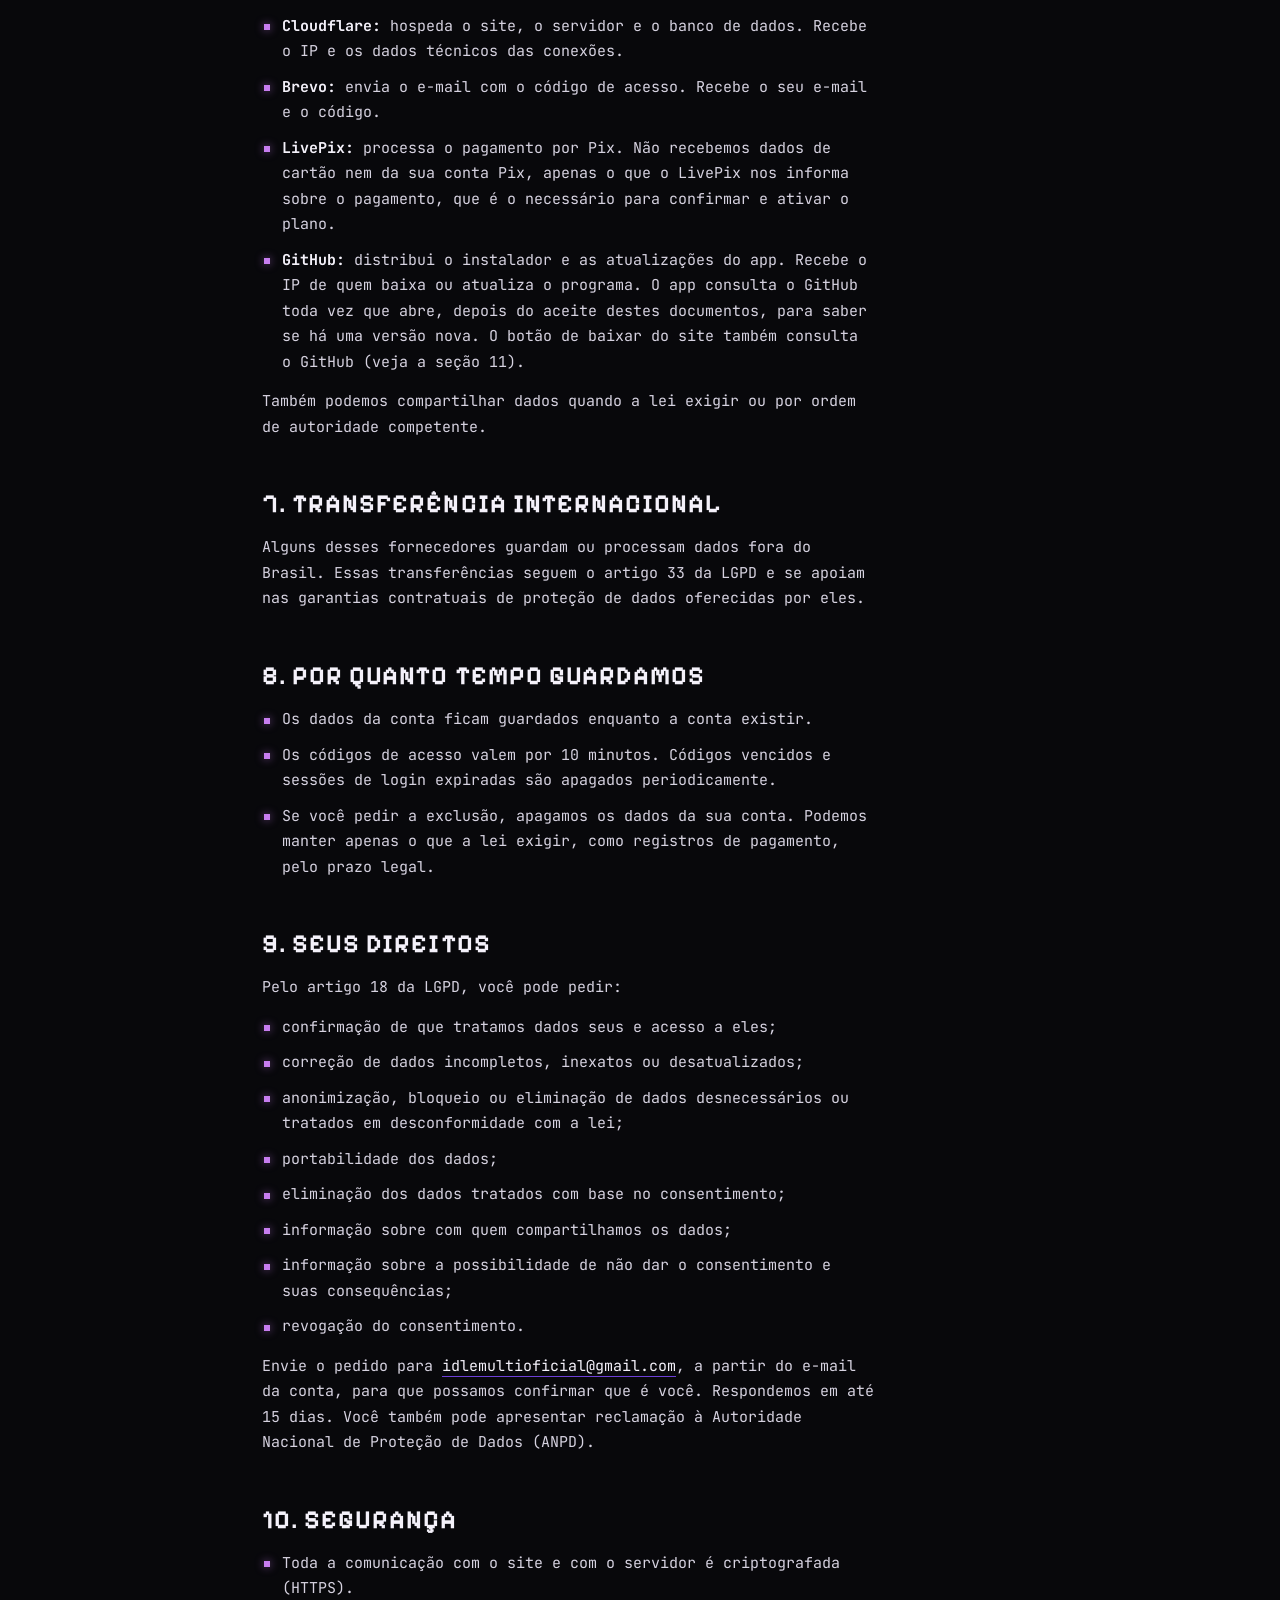
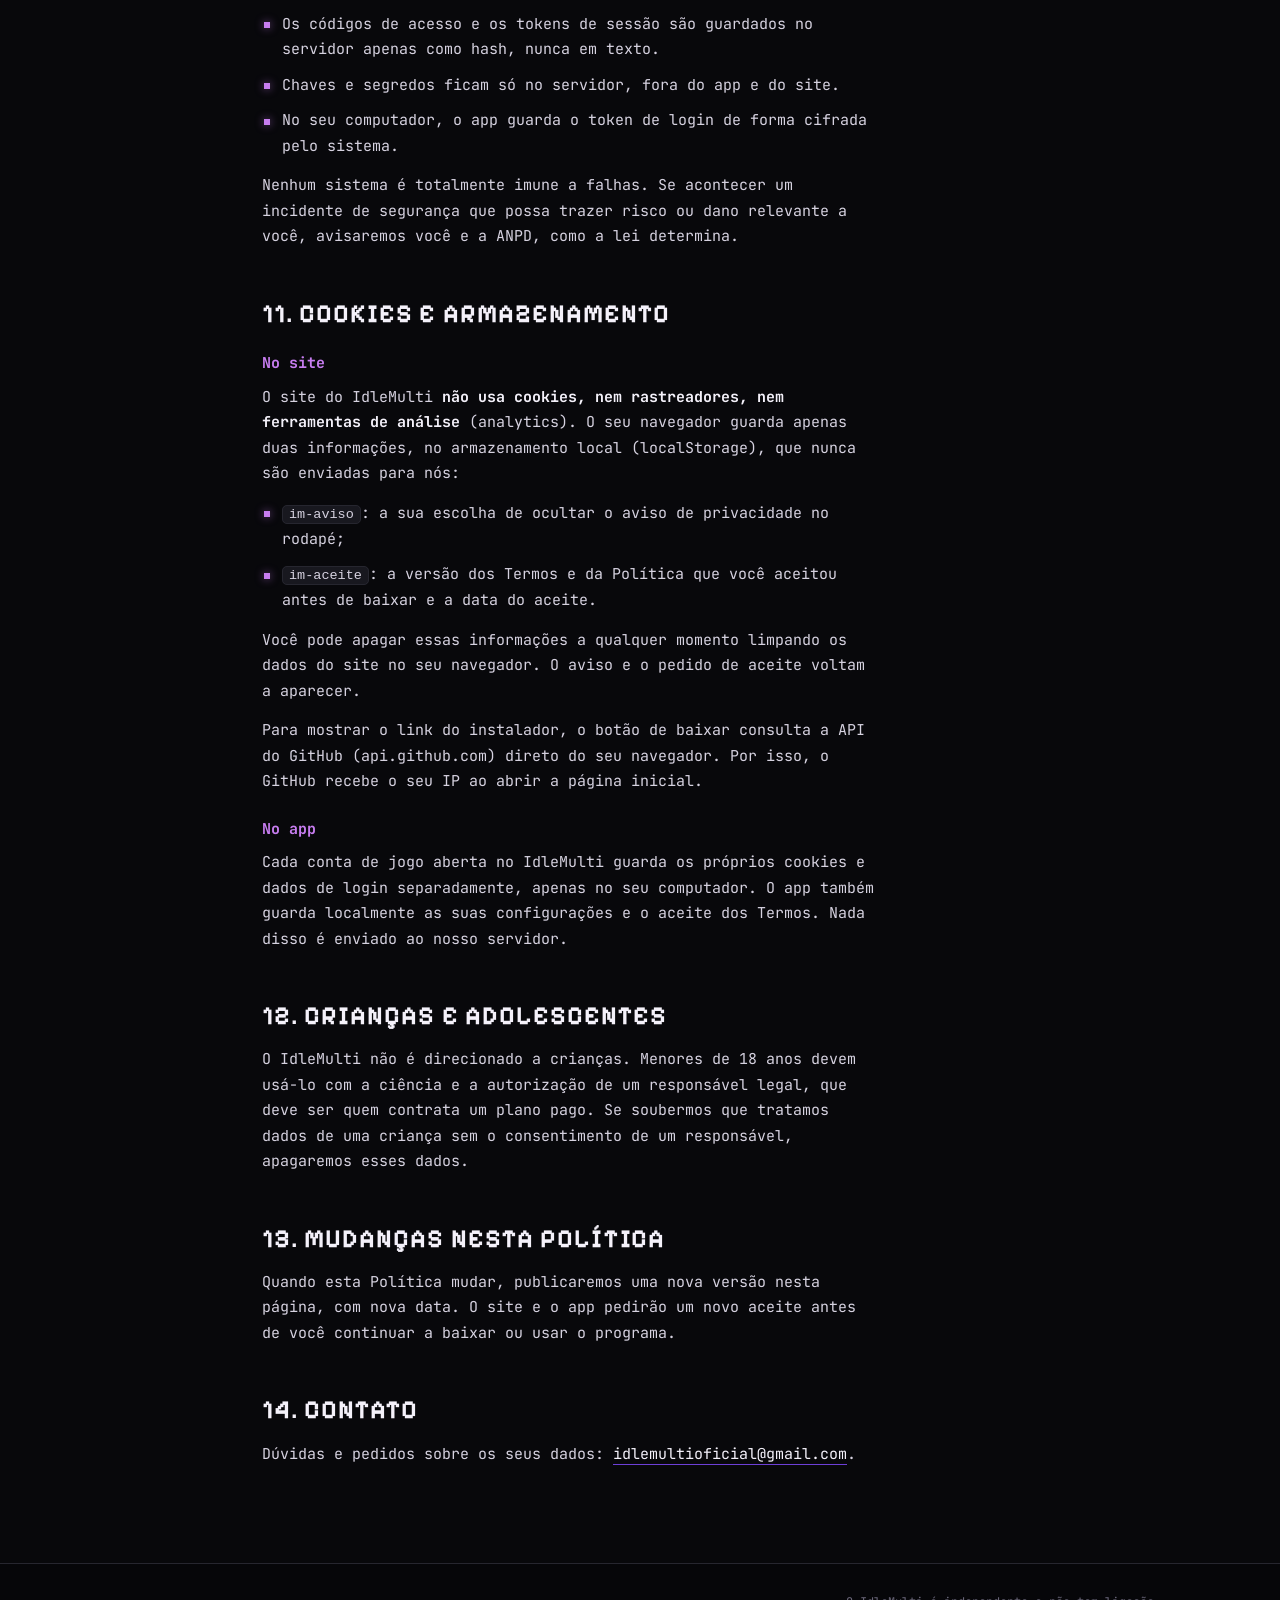
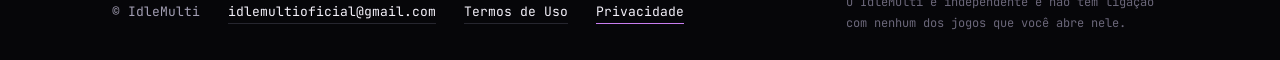
<file: public/privacidade.html>
<!doctype html>
<html lang="pt-BR">
<head>
<meta charset="utf-8">
<meta name="viewport" content="width=device-width, initial-scale=1">
<title>Política de Privacidade - IdleMulti</title>
<meta name="description" content="Política de Privacidade do IdleMulti: quais dados usamos, para quê, com quem compartilhamos e como exercer seus direitos pela LGPD.">
<meta name="theme-color" content="#08080b">
<link rel="icon" href="assets/logo.png" type="image/png">
<link rel="preload" href="assets/fonts/PixelifySans.ttf" as="font" type="font/ttf" crossorigin>
<link rel="stylesheet" href="styles.css">
</head>
<body>

<header class="nav">
  <div class="wrap nav-in">
    <a class="brand" href="/" aria-label="IdleMulti, página inicial">
      <img src="assets/logo.png" alt="" width="32" height="32">
      <span>IdleMulti</span>
    </a>
    <nav aria-label="Seções do site">
      <a href="/#demo">Demonstração</a>
      <a href="/#beneficios">Benefícios</a>
      <a href="/#planos">Planos</a>
      <a href="/#faq">Perguntas</a>
    </nav>
    <a class="btn btn-solid" href="/#planos">Baixar</a>
  </div>
</header>

<main class="doc-page">
  <div class="wrap doc-wrap">
    <header class="doc-head">
      <p class="doc-kicker">Documento legal</p>
      <h1 class="pixel">Política de Privacidade</h1>
      <p class="doc-meta"><span>Versão 2026-10-21</span><span>Atualizado em 21/10/2026</span></p>
      <p class="doc-intro">Esta Política explica quais dados pessoais o IdleMulti usa, para quê, com quem eles são compartilhados e como você exerce os seus direitos pela Lei Geral de Proteção de Dados (Lei 13.709/2018, a LGPD). Vale para o site e para o app. Leia junto com os <a href="/termos.html">Termos de Uso</a>.</p>
    </header>

    <nav class="card toc" aria-label="Neste documento">
      <p class="card-title">Neste documento</p>
      <ol>
        <li><a href="#quem">Quem somos</a></li>
        <li><a href="#resumo">Resumo</a></li>
        <li><a href="#coletamos">Dados que usamos</a></li>
        <li><a href="#nao-coletamos">Dados que não coletamos</a></li>
        <li><a href="#bases">Finalidades e bases legais</a></li>
        <li><a href="#operadores">Com quem compartilhamos</a></li>
        <li><a href="#internacional">Transferência internacional</a></li>
        <li><a href="#retencao">Por quanto tempo guardamos</a></li>
        <li><a href="#direitos">Seus direitos</a></li>
        <li><a href="#seguranca">Segurança</a></li>
        <li><a href="#cookies">Cookies e armazenamento</a></li>
        <li><a href="#menores">Crianças e adolescentes</a></li>
        <li><a href="#mudancas">Mudanças nesta Política</a></li>
        <li><a href="#contato">Contato</a></li>
      </ol>
    </nav>

    <article class="doc">
      <section id="quem">
        <h2 class="pixel">1. Quem somos</h2>
        <p>IdleMulti é a marca de um projeto feito por um fã de jogos idle, independente de qualquer jogo. O IdleMulti é o controlador dos dados pessoais descritos aqui.</p>
        <p>Para qualquer assunto de privacidade, inclusive como canal de comunicação com o encarregado pelo tratamento de dados, escreva para <a href="mailto:idlemultioficial@gmail.com">idlemultioficial@gmail.com</a>.</p>
      </section>

      <section id="resumo">
        <h2 class="pixel">2. Resumo</h2>
        <ul>
          <li>Para o login e os planos, usamos o seu e-mail e alguns dados técnicos da conta.</li>
          <li>Senhas, cookies e logins dos jogos ficam só no seu computador. Nós não os recebemos.</li>
          <li>O site não usa cookies, rastreadores nem ferramentas de análise.</li>
          <li>Não vendemos os seus dados e não os usamos para publicidade.</li>
          <li>Você pode pedir acesso, correção ou exclusão dos seus dados por e-mail.</li>
        </ul>
      </section>

      <section id="coletamos">
        <h2 class="pixel">3. Dados que usamos</h2>
        <p>Você pode usar 1 conta de jogo sem login. Nesse caso, o app não envia dados de conta ao nosso servidor. Quando você entra com o seu e-mail, guardamos no servidor:</p>
        <ul>
          <li><strong>E-mail:</strong> para enviar o código de acesso, identificar a sua conta e falar com você sobre ela.</li>
          <li><strong>Identificador do computador:</strong> um código aleatório criado pelo app, que não contém informação sobre você nem sobre o seu computador. Ele serve para aplicar a regra de um computador por vez nos planos pagos.</li>
          <li><strong>Plano e assinatura:</strong> qual plano você tem, a situação da assinatura e até quando o período pago vale, conforme a confirmação do LivePix.</li>
          <li><strong>Verificação periódica:</strong> com o app aberto e logado, ele consulta o servidor de tempos em tempos para confirmar o plano e qual computador está ativo. Guardamos apenas qual computador está ativo, não o histórico dessas consultas.</li>
          <li><strong>Aceite dos termos:</strong> a versão dos Termos de Uso e da Política de Privacidade que você aceitou e a data do aceite.</li>
          <li><strong>Cupons:</strong> se você usar um cupom, qual cupom foi resgatado e quando.</li>
          <li><strong>Mensagens:</strong> o conteúdo dos e-mails que você nos enviar.</li>
        </ul>
        <p>Não gravamos o seu endereço IP no nosso banco de dados. Os fornecedores que hospedam o site e o servidor recebem o IP de quem os acessa, como acontece em qualquer conexão pela internet (veja a seção 6).</p>
      </section>

      <section id="nao-coletamos">
        <h2 class="pixel">4. Dados que não coletamos</h2>
        <ul>
          <li>Senhas dos jogos. O login em cada jogo é feito por você, na página do jogo.</li>
          <li>Cookies e sessões dos jogos. Cada conta de jogo guarda os próprios cookies separadamente, só no seu computador.</li>
          <li>O conteúdo dos jogos, o seu progresso, mensagens de chat ou o que aparece na tela.</li>
          <li>Dados de cartão ou da sua conta Pix.</li>
        </ul>
      </section>

      <section id="bases">
        <h2 class="pixel">5. Finalidades e bases legais</h2>
        <div class="doc-table">
          <table>
            <thead><tr><th scope="col">Para quê</th><th scope="col">Base legal (LGPD, art. 7º)</th></tr></thead>
            <tbody>
              <tr><td>Login por código, plano, assinatura, regra de um computador por vez e cupons</td><td>Execução de contrato (inciso V)</td></tr>
              <tr><td>Registrar o aceite dos Termos e da Política</td><td>Consentimento (inciso I) e execução de contrato (inciso V)</td></tr>
              <tr><td>Segurança, prevenção de fraude e de abuso, como limitar tentativas de código ou de cupom</td><td>Legítimo interesse (inciso IX)</td></tr>
              <tr><td>Responder a pedidos, reembolsos e reclamações</td><td>Execução de contrato (inciso V) e cumprimento de obrigação legal (inciso II)</td></tr>
            </tbody>
          </table>
        </div>
        <p>Quando o tratamento se baseia no consentimento, você pode retirá-lo a qualquer momento por e-mail. Sem o aceite dos Termos, porém, não é possível usar o login nem os planos.</p>
      </section>

      <section id="operadores">
        <h2 class="pixel">6. Com quem compartilhamos</h2>
        <p>Não vendemos nem alugamos dados pessoais. Usamos estes fornecedores (operadores), que tratam dados apenas para prestar o serviço contratado:</p>
        <ul>
          <li><strong>Cloudflare:</strong> hospeda o site, o servidor e o banco de dados. Recebe o IP e os dados técnicos das conexões.</li>
          <li><strong>Brevo:</strong> envia o e-mail com o código de acesso. Recebe o seu e-mail e o código.</li>
          <li><strong>LivePix:</strong> processa o pagamento por Pix. Não recebemos dados de cartão nem da sua conta Pix, apenas o que o LivePix nos informa sobre o pagamento, que é o necessário para confirmar e ativar o plano.</li>
          <li><strong>GitHub:</strong> distribui o instalador e as atualizações do app. Recebe o IP de quem baixa ou atualiza o programa. O app consulta o GitHub toda vez que abre, depois do aceite destes documentos, para saber se há uma versão nova. O botão de baixar do site também consulta o GitHub (veja a seção 11).</li>
        </ul>
        <p>Também podemos compartilhar dados quando a lei exigir ou por ordem de autoridade competente.</p>
      </section>

      <section id="internacional">
        <h2 class="pixel">7. Transferência internacional</h2>
        <p>Alguns desses fornecedores guardam ou processam dados fora do Brasil. Essas transferências seguem o artigo 33 da LGPD e se apoiam nas garantias contratuais de proteção de dados oferecidas por eles.</p>
      </section>

      <section id="retencao">
        <h2 class="pixel">8. Por quanto tempo guardamos</h2>
        <ul>
          <li>Os dados da conta ficam guardados enquanto a conta existir.</li>
          <li>Os códigos de acesso valem por 10 minutos. Códigos vencidos e sessões de login expiradas são apagados periodicamente.</li>
          <li>Se você pedir a exclusão, apagamos os dados da sua conta. Podemos manter apenas o que a lei exigir, como registros de pagamento, pelo prazo legal.</li>
        </ul>
      </section>

      <section id="direitos">
        <h2 class="pixel">9. Seus direitos</h2>
        <p>Pelo artigo 18 da LGPD, você pode pedir:</p>
        <ul>
          <li>confirmação de que tratamos dados seus e acesso a eles;</li>
          <li>correção de dados incompletos, inexatos ou desatualizados;</li>
          <li>anonimização, bloqueio ou eliminação de dados desnecessários ou tratados em desconformidade com a lei;</li>
          <li>portabilidade dos dados;</li>
          <li>eliminação dos dados tratados com base no consentimento;</li>
          <li>informação sobre com quem compartilhamos os dados;</li>
          <li>informação sobre a possibilidade de não dar o consentimento e suas consequências;</li>
          <li>revogação do consentimento.</li>
        </ul>
        <p>Envie o pedido para <a href="mailto:idlemultioficial@gmail.com">idlemultioficial@gmail.com</a>, a partir do e-mail da conta, para que possamos confirmar que é você. Respondemos em até 15 dias. Você também pode apresentar reclamação à Autoridade Nacional de Proteção de Dados (ANPD).</p>
      </section>

      <section id="seguranca">
        <h2 class="pixel">10. Segurança</h2>
        <ul>
          <li>Toda a comunicação com o site e com o servidor é criptografada (HTTPS).</li>
          <li>Os códigos de acesso e os tokens de sessão são guardados no servidor apenas como hash, nunca em texto.</li>
          <li>Chaves e segredos ficam só no servidor, fora do app e do site.</li>
          <li>No seu computador, o app guarda o token de login de forma cifrada pelo sistema.</li>
        </ul>
        <p>Nenhum sistema é totalmente imune a falhas. Se acontecer um incidente de segurança que possa trazer risco ou dano relevante a você, avisaremos você e a ANPD, como a lei determina.</p>
      </section>

      <section id="cookies">
        <h2 class="pixel">11. Cookies e armazenamento</h2>
        <h3>No site</h3>
        <p>O site do IdleMulti <strong>não usa cookies, nem rastreadores, nem ferramentas de análise</strong> (analytics). O seu navegador guarda apenas duas informações, no armazenamento local (localStorage), que nunca são enviadas para nós:</p>
        <ul>
          <li><code>im-aviso</code>: a sua escolha de ocultar o aviso de privacidade no rodapé;</li>
          <li><code>im-aceite</code>: a versão dos Termos e da Política que você aceitou antes de baixar e a data do aceite.</li>
        </ul>
        <p>Você pode apagar essas informações a qualquer momento limpando os dados do site no seu navegador. O aviso e o pedido de aceite voltam a aparecer.</p>
        <p>Para mostrar o link do instalador, o botão de baixar consulta a API do GitHub (api.github.com) direto do seu navegador. Por isso, o GitHub recebe o seu IP ao abrir a página inicial.</p>
        <h3>No app</h3>
        <p>Cada conta de jogo aberta no IdleMulti guarda os próprios cookies e dados de login separadamente, apenas no seu computador. O app também guarda localmente as suas configurações e o aceite dos Termos. Nada disso é enviado ao nosso servidor.</p>
      </section>

      <section id="menores">
        <h2 class="pixel">12. Crianças e adolescentes</h2>
        <p>O IdleMulti não é direcionado a crianças. Menores de 18 anos devem usá-lo com a ciência e a autorização de um responsável legal, que deve ser quem contrata um plano pago. Se soubermos que tratamos dados de uma criança sem o consentimento de um responsável, apagaremos esses dados.</p>
      </section>

      <section id="mudancas">
        <h2 class="pixel">13. Mudanças nesta Política</h2>
        <p>Quando esta Política mudar, publicaremos uma nova versão nesta página, com nova data. O site e o app pedirão um novo aceite antes de você continuar a baixar ou usar o programa.</p>
      </section>

      <section id="contato">
        <h2 class="pixel">14. Contato</h2>
        <p>Dúvidas e pedidos sobre os seus dados: <a href="mailto:idlemultioficial@gmail.com">idlemultioficial@gmail.com</a>.</p>
      </section>
    </article>
  </div>
</main>

<footer class="foot">
  <div class="wrap foot-in">
    <span>© IdleMulti</span>
    <a href="mailto:idlemultioficial@gmail.com">idlemultioficial@gmail.com</a>
    <a href="/termos.html">Termos de Uso</a>
    <a href="/privacidade.html" aria-current="page">Privacidade</a>
    <span class="fine">O IdleMulti é independente e não tem ligação com nenhum dos jogos que você abre nele.</span>
  </div>
</footer>

<script src="main.js" defer></script>
</body>
</html>
</file>
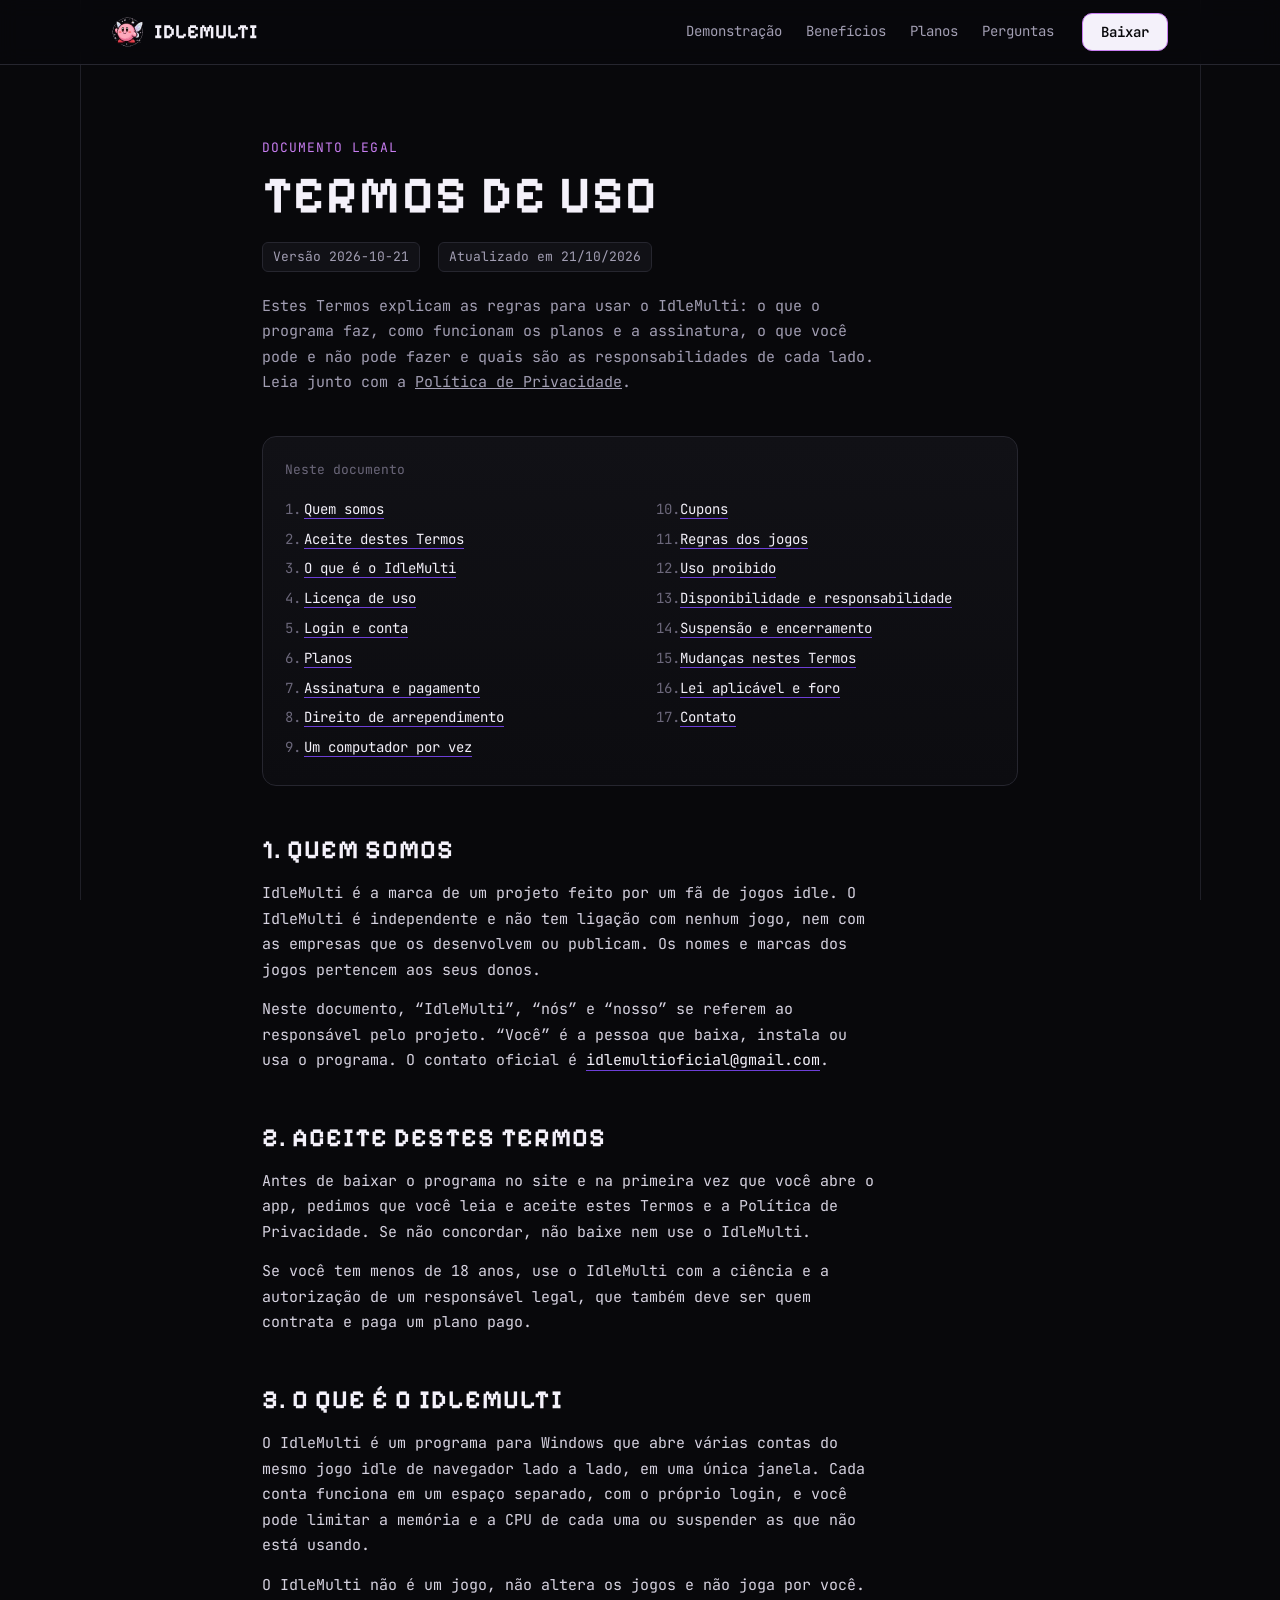
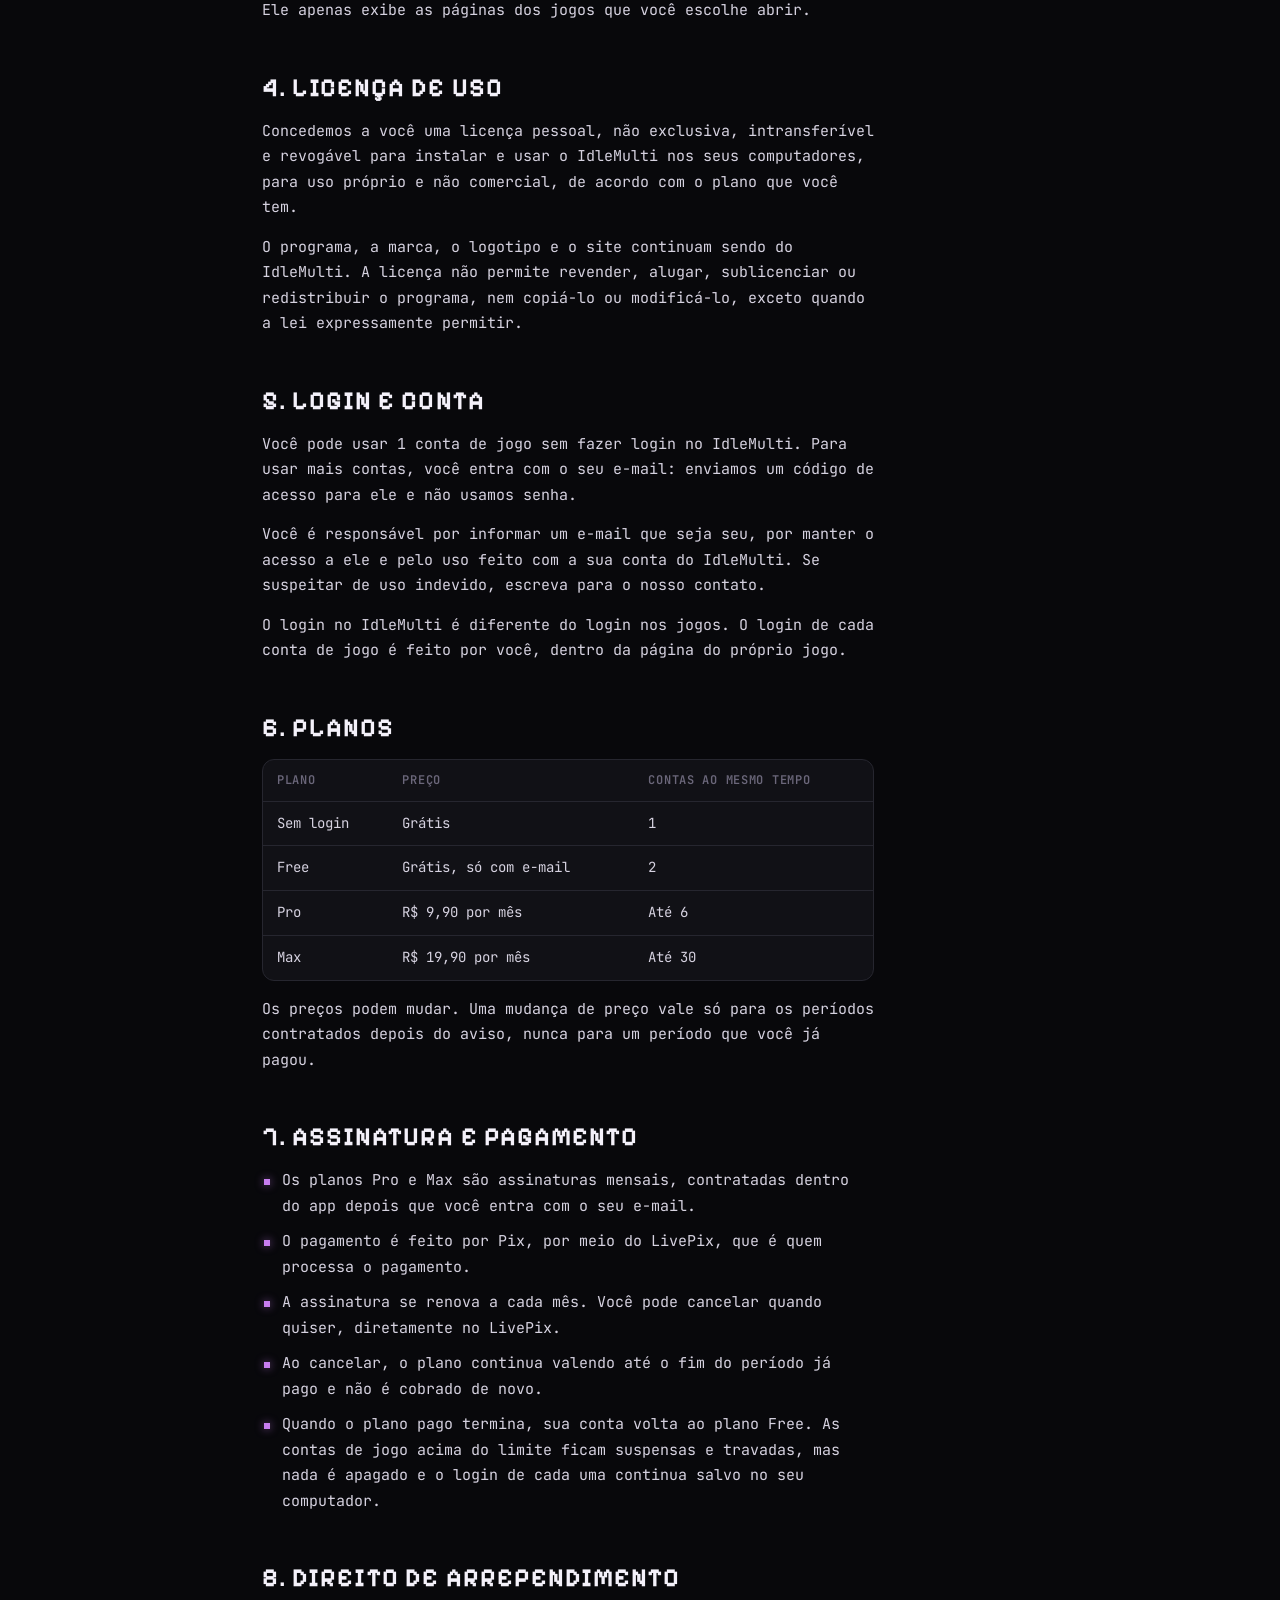
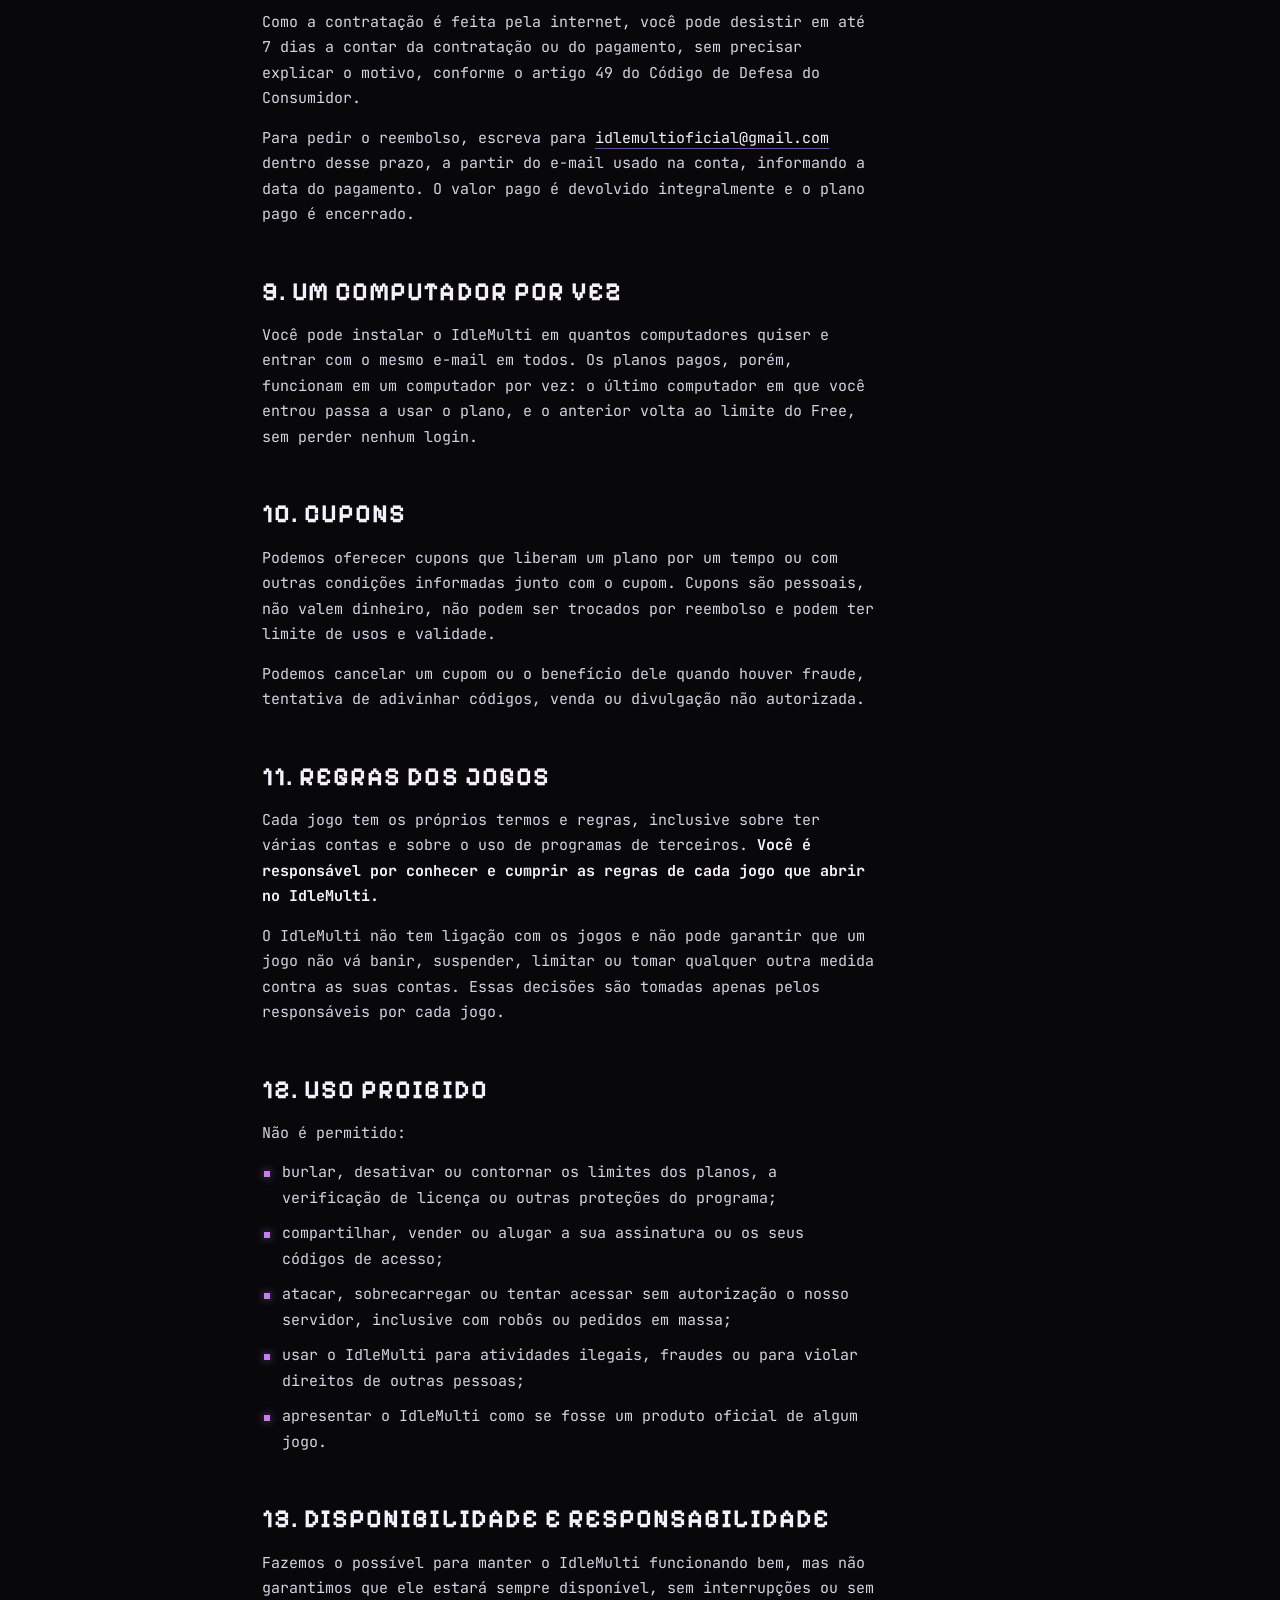
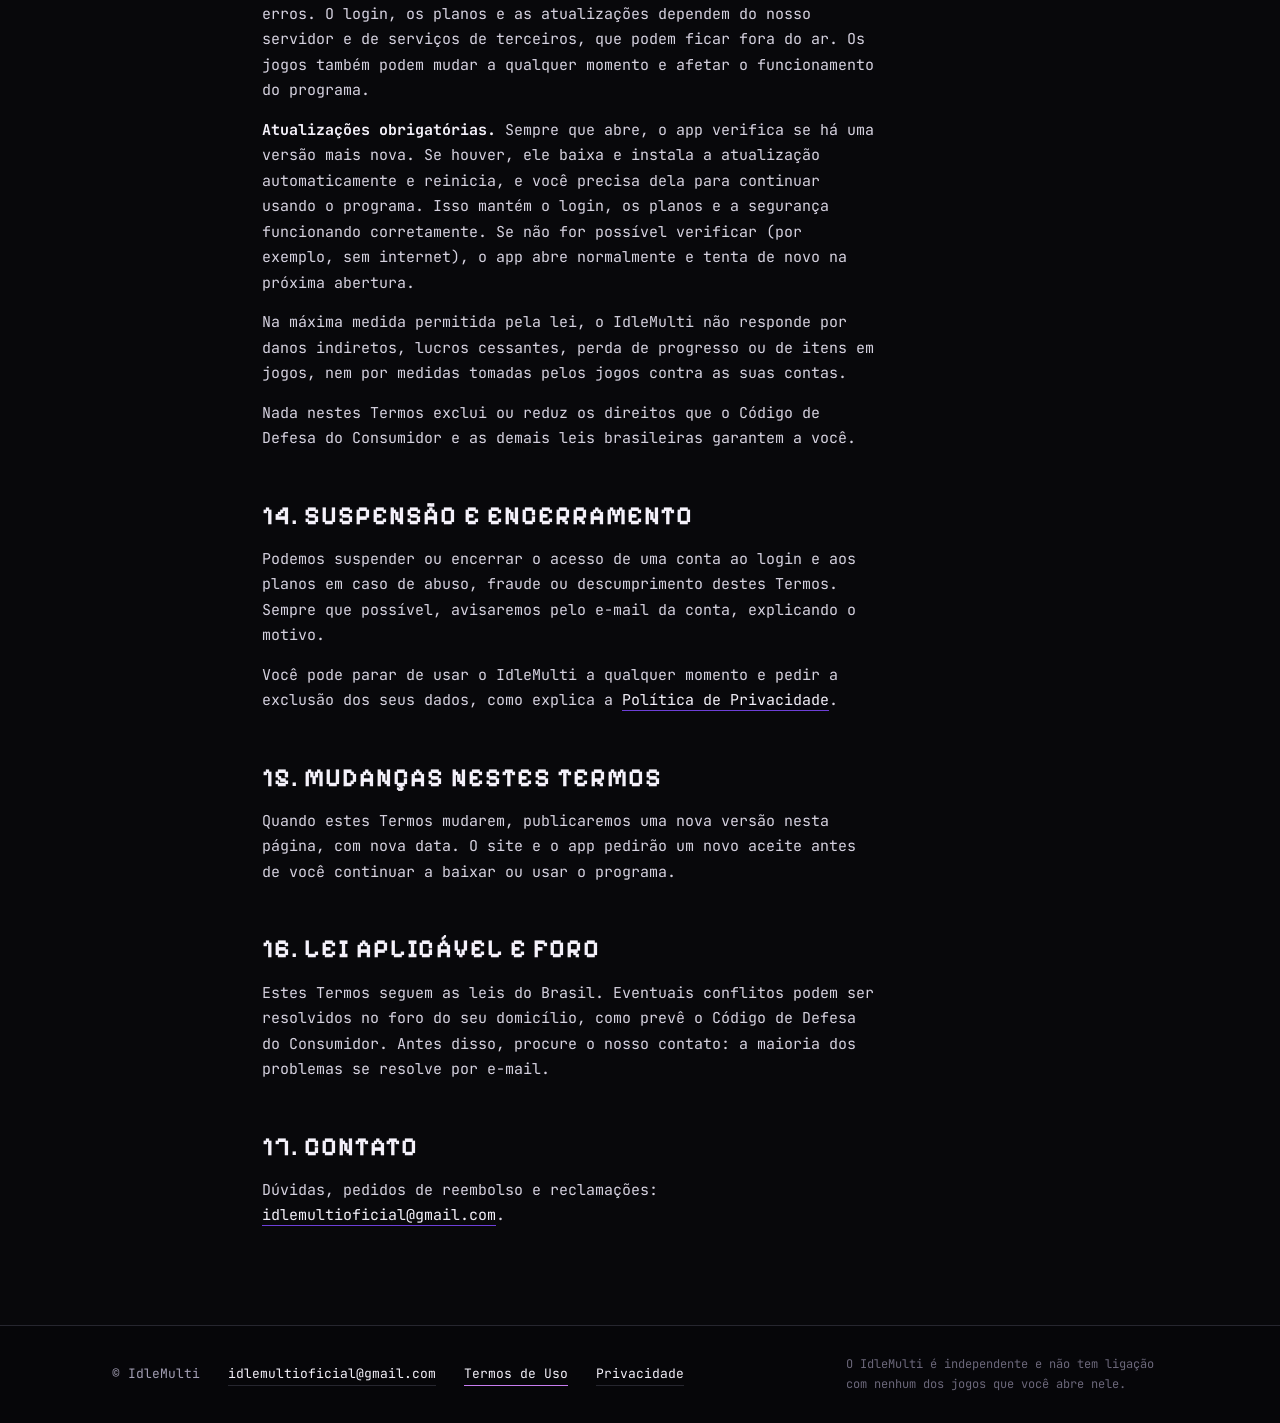
<file: public/termos.html>
<!doctype html>
<html lang="pt-BR">
<head>
<meta charset="utf-8">
<meta name="viewport" content="width=device-width, initial-scale=1">
<title>Termos de Uso - IdleMulti</title>
<meta name="description" content="Termos de Uso do IdleMulti: planos, assinatura, direito de arrependimento, regras de uso e responsabilidades.">
<meta name="theme-color" content="#08080b">
<link rel="icon" href="assets/logo.png" type="image/png">
<link rel="preload" href="assets/fonts/PixelifySans.ttf" as="font" type="font/ttf" crossorigin>
<link rel="stylesheet" href="styles.css">
</head>
<body>

<header class="nav">
  <div class="wrap nav-in">
    <a class="brand" href="/" aria-label="IdleMulti, página inicial">
      <img src="assets/logo.png" alt="" width="32" height="32">
      <span>IdleMulti</span>
    </a>
    <nav aria-label="Seções do site">
      <a href="/#demo">Demonstração</a>
      <a href="/#beneficios">Benefícios</a>
      <a href="/#planos">Planos</a>
      <a href="/#faq">Perguntas</a>
    </nav>
    <a class="btn btn-solid" href="/#planos">Baixar</a>
  </div>
</header>

<main class="doc-page">
  <div class="wrap doc-wrap">
    <header class="doc-head">
      <p class="doc-kicker">Documento legal</p>
      <h1 class="pixel">Termos de Uso</h1>
      <p class="doc-meta"><span>Versão 2026-10-21</span><span>Atualizado em 21/10/2026</span></p>
      <p class="doc-intro">Estes Termos explicam as regras para usar o IdleMulti: o que o programa faz, como funcionam os planos e a assinatura, o que você pode e não pode fazer e quais são as responsabilidades de cada lado. Leia junto com a <a href="/privacidade.html">Política de Privacidade</a>.</p>
    </header>

    <nav class="card toc" aria-label="Neste documento">
      <p class="card-title">Neste documento</p>
      <ol>
        <li><a href="#quem">Quem somos</a></li>
        <li><a href="#aceite">Aceite destes Termos</a></li>
        <li><a href="#servico">O que é o IdleMulti</a></li>
        <li><a href="#licenca">Licença de uso</a></li>
        <li><a href="#login">Login e conta</a></li>
        <li><a href="#planos">Planos</a></li>
        <li><a href="#assinatura">Assinatura e pagamento</a></li>
        <li><a href="#arrependimento">Direito de arrependimento</a></li>
        <li><a href="#computador">Um computador por vez</a></li>
        <li><a href="#cupons">Cupons</a></li>
        <li><a href="#jogos">Regras dos jogos</a></li>
        <li><a href="#proibido">Uso proibido</a></li>
        <li><a href="#garantias">Disponibilidade e responsabilidade</a></li>
        <li><a href="#suspensao">Suspensão e encerramento</a></li>
        <li><a href="#mudancas">Mudanças nestes Termos</a></li>
        <li><a href="#lei">Lei aplicável e foro</a></li>
        <li><a href="#contato">Contato</a></li>
      </ol>
    </nav>

    <article class="doc">
      <section id="quem">
        <h2 class="pixel">1. Quem somos</h2>
        <p>IdleMulti é a marca de um projeto feito por um fã de jogos idle. O IdleMulti é independente e não tem ligação com nenhum jogo, nem com as empresas que os desenvolvem ou publicam. Os nomes e marcas dos jogos pertencem aos seus donos.</p>
        <p>Neste documento, “IdleMulti”, “nós” e “nosso” se referem ao responsável pelo projeto. “Você” é a pessoa que baixa, instala ou usa o programa. O contato oficial é <a href="mailto:idlemultioficial@gmail.com">idlemultioficial@gmail.com</a>.</p>
      </section>

      <section id="aceite">
        <h2 class="pixel">2. Aceite destes Termos</h2>
        <p>Antes de baixar o programa no site e na primeira vez que você abre o app, pedimos que você leia e aceite estes Termos e a Política de Privacidade. Se não concordar, não baixe nem use o IdleMulti.</p>
        <p>Se você tem menos de 18 anos, use o IdleMulti com a ciência e a autorização de um responsável legal, que também deve ser quem contrata e paga um plano pago.</p>
      </section>

      <section id="servico">
        <h2 class="pixel">3. O que é o IdleMulti</h2>
        <p>O IdleMulti é um programa para Windows que abre várias contas do mesmo jogo idle de navegador lado a lado, em uma única janela. Cada conta funciona em um espaço separado, com o próprio login, e você pode limitar a memória e a CPU de cada uma ou suspender as que não está usando.</p>
        <p>O IdleMulti não é um jogo, não altera os jogos e não joga por você. Ele apenas exibe as páginas dos jogos que você escolhe abrir.</p>
      </section>

      <section id="licenca">
        <h2 class="pixel">4. Licença de uso</h2>
        <p>Concedemos a você uma licença pessoal, não exclusiva, intransferível e revogável para instalar e usar o IdleMulti nos seus computadores, para uso próprio e não comercial, de acordo com o plano que você tem.</p>
        <p>O programa, a marca, o logotipo e o site continuam sendo do IdleMulti. A licença não permite revender, alugar, sublicenciar ou redistribuir o programa, nem copiá-lo ou modificá-lo, exceto quando a lei expressamente permitir.</p>
      </section>

      <section id="login">
        <h2 class="pixel">5. Login e conta</h2>
        <p>Você pode usar 1 conta de jogo sem fazer login no IdleMulti. Para usar mais contas, você entra com o seu e-mail: enviamos um código de acesso para ele e não usamos senha.</p>
        <p>Você é responsável por informar um e-mail que seja seu, por manter o acesso a ele e pelo uso feito com a sua conta do IdleMulti. Se suspeitar de uso indevido, escreva para o nosso contato.</p>
        <p>O login no IdleMulti é diferente do login nos jogos. O login de cada conta de jogo é feito por você, dentro da página do próprio jogo.</p>
      </section>

      <section id="planos">
        <h2 class="pixel">6. Planos</h2>
        <div class="doc-table">
          <table>
            <thead><tr><th scope="col">Plano</th><th scope="col">Preço</th><th scope="col">Contas ao mesmo tempo</th></tr></thead>
            <tbody>
              <tr><td>Sem login</td><td>Grátis</td><td>1</td></tr>
              <tr><td>Free</td><td>Grátis, só com e-mail</td><td>2</td></tr>
              <tr><td>Pro</td><td>R$ 9,90 por mês</td><td>Até 6</td></tr>
              <tr><td>Max</td><td>R$ 19,90 por mês</td><td>Até 30</td></tr>
            </tbody>
          </table>
        </div>
        <p>Os preços podem mudar. Uma mudança de preço vale só para os períodos contratados depois do aviso, nunca para um período que você já pagou.</p>
      </section>

      <section id="assinatura">
        <h2 class="pixel">7. Assinatura e pagamento</h2>
        <ul>
          <li>Os planos Pro e Max são assinaturas mensais, contratadas dentro do app depois que você entra com o seu e-mail.</li>
          <li>O pagamento é feito por Pix, por meio do LivePix, que é quem processa o pagamento.</li>
          <li>A assinatura se renova a cada mês. Você pode cancelar quando quiser, diretamente no LivePix.</li>
          <li>Ao cancelar, o plano continua valendo até o fim do período já pago e não é cobrado de novo.</li>
          <li>Quando o plano pago termina, sua conta volta ao plano Free. As contas de jogo acima do limite ficam suspensas e travadas, mas nada é apagado e o login de cada uma continua salvo no seu computador.</li>
        </ul>
      </section>

      <section id="arrependimento">
        <h2 class="pixel">8. Direito de arrependimento</h2>
        <p>Como a contratação é feita pela internet, você pode desistir em até 7 dias a contar da contratação ou do pagamento, sem precisar explicar o motivo, conforme o artigo 49 do Código de Defesa do Consumidor.</p>
        <p>Para pedir o reembolso, escreva para <a href="mailto:idlemultioficial@gmail.com">idlemultioficial@gmail.com</a> dentro desse prazo, a partir do e-mail usado na conta, informando a data do pagamento. O valor pago é devolvido integralmente e o plano pago é encerrado.</p>
      </section>

      <section id="computador">
        <h2 class="pixel">9. Um computador por vez</h2>
        <p>Você pode instalar o IdleMulti em quantos computadores quiser e entrar com o mesmo e-mail em todos. Os planos pagos, porém, funcionam em um computador por vez: o último computador em que você entrou passa a usar o plano, e o anterior volta ao limite do Free, sem perder nenhum login.</p>
      </section>

      <section id="cupons">
        <h2 class="pixel">10. Cupons</h2>
        <p>Podemos oferecer cupons que liberam um plano por um tempo ou com outras condições informadas junto com o cupom. Cupons são pessoais, não valem dinheiro, não podem ser trocados por reembolso e podem ter limite de usos e validade.</p>
        <p>Podemos cancelar um cupom ou o benefício dele quando houver fraude, tentativa de adivinhar códigos, venda ou divulgação não autorizada.</p>
      </section>

      <section id="jogos">
        <h2 class="pixel">11. Regras dos jogos</h2>
        <p>Cada jogo tem os próprios termos e regras, inclusive sobre ter várias contas e sobre o uso de programas de terceiros. <strong>Você é responsável por conhecer e cumprir as regras de cada jogo que abrir no IdleMulti.</strong></p>
        <p>O IdleMulti não tem ligação com os jogos e não pode garantir que um jogo não vá banir, suspender, limitar ou tomar qualquer outra medida contra as suas contas. Essas decisões são tomadas apenas pelos responsáveis por cada jogo.</p>
      </section>

      <section id="proibido">
        <h2 class="pixel">12. Uso proibido</h2>
        <p>Não é permitido:</p>
        <ul>
          <li>burlar, desativar ou contornar os limites dos planos, a verificação de licença ou outras proteções do programa;</li>
          <li>compartilhar, vender ou alugar a sua assinatura ou os seus códigos de acesso;</li>
          <li>atacar, sobrecarregar ou tentar acessar sem autorização o nosso servidor, inclusive com robôs ou pedidos em massa;</li>
          <li>usar o IdleMulti para atividades ilegais, fraudes ou para violar direitos de outras pessoas;</li>
          <li>apresentar o IdleMulti como se fosse um produto oficial de algum jogo.</li>
        </ul>
      </section>

      <section id="garantias">
        <h2 class="pixel">13. Disponibilidade e responsabilidade</h2>
        <p>Fazemos o possível para manter o IdleMulti funcionando bem, mas não garantimos que ele estará sempre disponível, sem interrupções ou sem erros. O login, os planos e as atualizações dependem do nosso servidor e de serviços de terceiros, que podem ficar fora do ar. Os jogos também podem mudar a qualquer momento e afetar o funcionamento do programa.</p>
        <p><strong>Atualizações obrigatórias.</strong> Sempre que abre, o app verifica se há uma versão mais nova. Se houver, ele baixa e instala a atualização automaticamente e reinicia, e você precisa dela para continuar usando o programa. Isso mantém o login, os planos e a segurança funcionando corretamente. Se não for possível verificar (por exemplo, sem internet), o app abre normalmente e tenta de novo na próxima abertura.</p>
        <p>Na máxima medida permitida pela lei, o IdleMulti não responde por danos indiretos, lucros cessantes, perda de progresso ou de itens em jogos, nem por medidas tomadas pelos jogos contra as suas contas.</p>
        <p>Nada nestes Termos exclui ou reduz os direitos que o Código de Defesa do Consumidor e as demais leis brasileiras garantem a você.</p>
      </section>

      <section id="suspensao">
        <h2 class="pixel">14. Suspensão e encerramento</h2>
        <p>Podemos suspender ou encerrar o acesso de uma conta ao login e aos planos em caso de abuso, fraude ou descumprimento destes Termos. Sempre que possível, avisaremos pelo e-mail da conta, explicando o motivo.</p>
        <p>Você pode parar de usar o IdleMulti a qualquer momento e pedir a exclusão dos seus dados, como explica a <a href="/privacidade.html">Política de Privacidade</a>.</p>
      </section>

      <section id="mudancas">
        <h2 class="pixel">15. Mudanças nestes Termos</h2>
        <p>Quando estes Termos mudarem, publicaremos uma nova versão nesta página, com nova data. O site e o app pedirão um novo aceite antes de você continuar a baixar ou usar o programa.</p>
      </section>

      <section id="lei">
        <h2 class="pixel">16. Lei aplicável e foro</h2>
        <p>Estes Termos seguem as leis do Brasil. Eventuais conflitos podem ser resolvidos no foro do seu domicílio, como prevê o Código de Defesa do Consumidor. Antes disso, procure o nosso contato: a maioria dos problemas se resolve por e-mail.</p>
      </section>

      <section id="contato">
        <h2 class="pixel">17. Contato</h2>
        <p>Dúvidas, pedidos de reembolso e reclamações: <a href="mailto:idlemultioficial@gmail.com">idlemultioficial@gmail.com</a>.</p>
      </section>
    </article>
  </div>
</main>

<footer class="foot">
  <div class="wrap foot-in">
    <span>© IdleMulti</span>
    <a href="mailto:idlemultioficial@gmail.com">idlemultioficial@gmail.com</a>
    <a href="/termos.html" aria-current="page">Termos de Uso</a>
    <a href="/privacidade.html">Privacidade</a>
    <span class="fine">O IdleMulti é independente e não tem ligação com nenhum dos jogos que você abre nele.</span>
  </div>
</footer>

<script src="main.js" defer></script>
</body>
</html>
</file>
<file: styles.css>
@font-face { font-family: "Pixelify Sans"; src: url("assets/fonts/PixelifySans.ttf") format("truetype"); font-weight: 400 700; font-display: swap; }
@font-face { font-family: "JetBrains Mono"; src: url("assets/fonts/JetBrainsMono.ttf") format("truetype"); font-weight: 100 800; font-display: swap; }

:root {
  --bg: #08080b;
  --surface: #111116;
  --raised: #18181f;
  --line: #26262f;
  --text: #f4f1fa;
  --muted: #a29eb3;
  --faint: #6b677a;
  --ring: #c77df0;
  --ring-deep: #6d3fd8;
  --grad: linear-gradient(120deg, #6d3fd8, #c77df0 60%, #e48ae6);
  --glow: 0 0 28px rgba(160, 100, 240, .45);
  --font-pixel: "Pixelify Sans", "JetBrains Mono", monospace;
  --font-mono: "JetBrains Mono", ui-monospace, "Cascadia Mono", Consolas, monospace;
  --col: 1120px;
}

* { box-sizing: border-box; margin: 0; }
html { background: var(--bg); scroll-behavior: smooth; scroll-padding-top: 76px; }
body {
  color: var(--text); font: 400 15px/1.7 var(--font-mono);
  -webkit-font-smoothing: antialiased; min-width: 320px;
}
/* Linhas de grade verticais nas bordas da coluna, como na referência */
body::before {
  content: ""; position: fixed; inset: 0; z-index: -1; pointer-events: none;
  background:
    linear-gradient(var(--line), var(--line)) calc(50% - var(--col) / 2) 0 / 1px 100% no-repeat,
    linear-gradient(var(--line), var(--line)) calc(50% + var(--col) / 2) 0 / 1px 100% no-repeat;
  opacity: .8;
}
img { display: block; max-width: 100%; height: auto; }
a { color: inherit; }
kbd { padding: 1px 6px; font: inherit; font-size: .85em; border: 1px solid var(--line); border-radius: 5px; background: var(--raised); }
:focus-visible { outline: 2px solid var(--ring); outline-offset: 3px; border-radius: 6px; }

.wrap { width: 100%; max-width: var(--col); margin-inline: auto; padding-inline: 32px; }
.narrow { max-width: 820px; }

/* Títulos em pixel, maiúsculas */
.pixel { font-family: var(--font-pixel); font-weight: 700; text-transform: uppercase; line-height: 1.05; letter-spacing: .04em; }
.glow {
  color: var(--ring); text-shadow: var(--glow);
  background: var(--grad); -webkit-background-clip: text; background-clip: text; -webkit-text-fill-color: transparent;
  filter: drop-shadow(0 0 14px rgba(160, 100, 240, .5));
}

/* Botões */
.btn {
  display: inline-flex; align-items: center; justify-content: center; gap: 8px;
  padding: 10px 18px; border: 1px solid var(--line); border-radius: 10px;
  font: 600 14px/1.2 var(--font-mono); text-decoration: none; color: var(--text);
  background: transparent; cursor: pointer; transition: background .15s, border-color .15s, box-shadow .15s;
}
.btn-lg { padding: 14px 24px; font-size: 15px; }
.btn-solid { background: var(--text); color: var(--bg); border-color: var(--ring); box-shadow: 0 0 0 0 rgba(199, 125, 240, 0); }
.btn-solid:hover { background: #fff; box-shadow: var(--glow); }
.btn-ghost:hover { border-color: var(--ring); background: var(--surface); }
.btn[aria-disabled="true"] { opacity: .55; pointer-events: none; }

/* Navegação */
.nav { position: sticky; top: 0; z-index: 10; background: rgba(8, 8, 11, .82); backdrop-filter: blur(10px); border-bottom: 1px solid var(--line); }
.nav-in { display: flex; align-items: center; gap: 28px; height: 64px; }
.brand { display: flex; align-items: center; gap: 10px; text-decoration: none; font: 700 20px/1 var(--font-pixel); text-transform: uppercase; }
.brand img { border-radius: 8px; }
.nav nav { display: flex; gap: 24px; margin-left: auto; }
.nav nav a { color: var(--muted); text-decoration: none; font-size: 14px; }
.nav nav a:hover { color: var(--text); }

/* Hero */
.hero { position: relative; padding-top: 88px; overflow: hidden; }
.hero::after {
  content: ""; position: absolute; z-index: -1; top: -120px; left: 50%; width: 900px; height: 520px; translate: -30% 0;
  background: radial-gradient(closest-side, rgba(109, 63, 216, .32), transparent); pointer-events: none;
}
.hero-in { display: grid; grid-template-columns: minmax(0, 1.15fr) minmax(0, .85fr); gap: 56px; align-items: center; padding-bottom: 96px; }
.hero h1 { font-size: clamp(34px, 5.6vw, 66px); }
.hero h1 .glow { display: block; margin-top: 6px; white-space: nowrap; }
.cursor { display: inline-block; width: .42em; height: .78em; margin-left: .12em; background: var(--ring); vertical-align: -.02em; animation: blink 1.1s steps(1) infinite; -webkit-text-fill-color: initial; }
@keyframes blink { 50% { opacity: 0; } }
.lead { max-width: 54ch; margin-top: 28px; color: var(--muted); font-size: 16px; }
.cta-row { display: flex; flex-wrap: wrap; gap: 12px; margin-top: 32px; }
.note { margin-top: 16px; color: var(--faint); font-size: 13px; }

/* Faixa listrada da referência */
.band {
  height: 56px; border-top: 1px solid var(--line);
  background: repeating-linear-gradient(90deg, #17171e 0 2px, transparent 2px 9px);
  -webkit-mask-image: linear-gradient(180deg, #000, transparent); mask-image: linear-gradient(180deg, #000, transparent);
}

/* Cards */
.card { background: linear-gradient(180deg, var(--surface), #0c0c10); border: 1px solid var(--line); border-radius: 14px; padding: 22px; }
.card-title { color: var(--faint); font-size: 13px; margin-bottom: 14px; }
.card-foot { margin-top: 14px; color: var(--faint); font-size: 12px; }

/* Lista de contas (hero) */
.rows { list-style: none; padding: 0; display: grid; gap: 8px; }
.rows li {
  display: grid; grid-template-columns: 34px 1fr auto; grid-template-areas: "chip name val" "chip meta val"; column-gap: 12px; align-items: center;
  padding: 10px 12px; border: 1px solid var(--line); border-radius: 10px; background: var(--bg);
  animation: rise .5s both;
}
.rows li:nth-child(2) { animation-delay: .12s; }
.rows li:nth-child(3) { animation-delay: .24s; }
.rows li:nth-child(4) { animation-delay: .36s; }
@keyframes rise { from { opacity: 0; transform: translateY(8px); } }
.chip { grid-area: chip; display: grid; place-items: center; width: 34px; height: 34px; border-radius: 9px; color: #fff; font: 700 15px/1 var(--font-pixel); background: var(--c); }
.r-name { grid-area: name; font-weight: 600; font-size: 14px; }
.r-meta { grid-area: meta; color: var(--faint); font-size: 12px; }
.r-val { grid-area: val; padding: 3px 8px; border: 1px solid var(--line); border-radius: 6px; color: var(--muted); font-size: 12px; }
.is-off { opacity: .55; }

/* Seções */
.sec { padding-block: 104px; }
.sec h2 { font-size: clamp(30px, 4.4vw, 52px); }
.sec-lead { max-width: 62ch; margin-top: 18px; color: var(--muted); }

/* Demonstração */
.window { margin-top: 44px; border: 1px solid var(--line); border-radius: 16px; background: #0a0a0e; box-shadow: var(--glow); overflow: hidden; }
.win-bar { display: flex; gap: 7px; padding: 12px 16px; border-bottom: 1px solid var(--line); background: var(--surface); }
.win-bar span { width: 10px; height: 10px; border-radius: 50%; background: var(--line); }
.win-body { display: grid; grid-template-columns: 190px 1fr; min-height: 340px; }
.win-side { padding: 16px 12px; border-right: 1px solid var(--line); background: #0b0b0f; display: grid; align-content: start; gap: 6px; }
.side-brand { display: flex; align-items: center; gap: 8px; margin-bottom: 12px; font: 700 14px/1 var(--font-pixel); text-transform: uppercase; }
.side-item { display: flex; align-items: center; gap: 10px; padding: 8px 10px; border-radius: 8px; color: var(--muted); font-size: 13px; }
.side-item.on { background: var(--raised); color: var(--text); }
.side-item.dim { opacity: .5; }
.side-item i { width: 14px; height: 14px; border-radius: 4px; background: var(--c); }
.win-grid { display: grid; grid-template-columns: 1fr 1fr; grid-auto-rows: 1fr; gap: 12px; padding: 14px; }
.pane { position: relative; display: grid; align-content: start; gap: 8px; padding: 14px; border: 1px solid var(--line); border-top: 2px solid var(--c); border-radius: 10px; background: var(--surface); }
.pane b { font-size: 13px; }
.pane span { color: var(--faint); font-size: 12px; }
.pane em { display: block; height: 8px; border-radius: 4px; background: var(--raised); }
.pane em:first-of-type { width: 78%; }
.pane em:last-of-type { width: 52%; }
.pane.off { border-top-color: var(--line); }
.pane.off p { color: var(--muted); font-size: 12px; line-height: 1.5; }
.window figcaption, .shots figcaption { padding: 12px 16px; color: var(--faint); font-size: 12px; }
.shots { display: grid; grid-template-columns: minmax(0, 1fr) minmax(0, 1fr); gap: 28px; margin-top: 40px; align-items: start; }
.shots figure { border: 1px solid var(--line); border-radius: 14px; background: var(--surface); overflow: hidden; }
.shots img { width: 100%; }
.shots figure:last-child img { padding: 24px; }

/* Benefícios */
.grid3 { display: grid; grid-template-columns: repeat(3, minmax(0, 1fr)); gap: 16px; margin-top: 44px; }
.feat h3 { font-size: 24px; margin-bottom: 12px; line-height: 1.15; }
.feat p { color: var(--muted); font-size: 14px; }
.feat { transition: border-color .2s; }
.feat:hover { border-color: var(--ring-deep); }

/* Prova social */
.proof { padding-block: 0; }
.facts { display: grid; grid-template-columns: repeat(4, minmax(0, 1fr)); border: 1px solid var(--line); border-radius: 14px; background: var(--surface); }
.facts div { padding: 28px 24px; border-left: 1px solid var(--line); }
.facts div:first-child { border-left: 0; }
.facts dt { font-size: 48px; color: var(--ring); text-shadow: var(--glow); }
.facts dd { margin-top: 8px; color: var(--muted); font-size: 13px; line-height: 1.5; }
.quotes { margin-top: 24px; }

/* Planos */
.plans { align-items: stretch; }
.plan { display: grid; align-content: start; gap: 14px; }
.plan h3 { font-size: 28px; }
.price { font: 700 22px/1 var(--font-pixel); color: var(--ring); }
.price small { margin-left: 4px; color: var(--muted); font: 400 13px var(--font-mono); }
.ticks { list-style: none; padding: 0; display: grid; gap: 8px; margin-bottom: 10px; color: var(--muted); font-size: 14px; }
.ticks li { display: flex; gap: 10px; }
.ticks li::before { content: ""; flex: none; width: 8px; height: 8px; margin-top: 8px; background: var(--ring); box-shadow: 0 0 8px rgba(199, 125, 240, .6); }
.plan .btn { margin-top: auto; }
.plan.hot { border-color: var(--ring-deep); box-shadow: var(--glow); }
.fine { margin-top: 22px; color: var(--faint); font-size: 12px; }

/* FAQ */
details { border-bottom: 1px solid var(--line); }
details:first-of-type { margin-top: 36px; border-top: 1px solid var(--line); }
summary { display: flex; justify-content: space-between; gap: 16px; padding: 20px 4px; cursor: pointer; list-style: none; font-weight: 600; }
summary::-webkit-details-marker { display: none; }
summary::after { content: "+"; flex: none; color: var(--ring); font-size: 20px; line-height: 1; }
details[open] summary::after { content: "\2212"; }
details p { padding: 0 4px 22px; max-width: 64ch; color: var(--muted); }

/* CTA final */
.final { position: relative; text-align: left; padding-top: 24px; }
.final-in { padding-block: 72px 80px; display: grid; justify-items: start; gap: 8px; }
.final h2 { font-size: clamp(32px, 5vw, 60px); }
.final .btn { margin-top: 22px; }

/* Rodapé */
.foot { border-top: 1px solid var(--line); background: #060609; }
.foot-in { display: flex; flex-wrap: wrap; align-items: center; gap: 12px 28px; padding-block: 28px; color: var(--muted); font-size: 13px; }
.foot-in a { color: var(--text); text-decoration: none; border-bottom: 1px solid var(--line); }
.foot-in .fine { margin: 0 0 0 auto; max-width: 46ch; }

/* Responsivo */
@media (max-width: 960px) {
  .hero-in { grid-template-columns: 1fr; gap: 44px; padding-bottom: 72px; }
  .grid3 { grid-template-columns: 1fr; }
  .facts { grid-template-columns: repeat(2, minmax(0, 1fr)); }
  .facts div:nth-child(3) { border-left: 0; }
  .facts div:nth-child(n + 3) { border-top: 1px solid var(--line); }
  .shots { grid-template-columns: 1fr; }
  .foot-in .fine { margin-left: 0; }
}
@media (max-width: 720px) {
  .wrap { padding-inline: 20px; }
  body::before { display: none; }
  .nav nav { display: none; }
  .nav .btn { margin-left: auto; }
  .hero { padding-top: 56px; }
  .sec { padding-block: 72px; }
  .win-body { grid-template-columns: 1fr; }
  .win-side { display: none; }
  .win-grid { grid-template-columns: 1fr; }
}

@media (prefers-reduced-motion: reduce) {
  html { scroll-behavior: auto; }
  .cursor { animation: none; }
  .rows li { animation: none; }
  * { transition: none !important; }
}
</file>
<file: public/styles.css>
@font-face { font-family: "Pixelify Sans"; src: url("assets/fonts/PixelifySans.ttf") format("truetype"); font-weight: 400 700; font-display: swap; }
@font-face { font-family: "JetBrains Mono"; src: url("assets/fonts/JetBrainsMono.ttf") format("truetype"); font-weight: 100 800; font-display: swap; }

:root {
  --bg: #08080b;
  --surface: #111116;
  --raised: #18181f;
  --line: #26262f;
  --text: #f4f1fa;
  --muted: #a29eb3;
  --faint: #6b677a;
  --ring: #c77df0;
  --ring-deep: #6d3fd8;
  --grad: linear-gradient(120deg, #6d3fd8, #c77df0 60%, #e48ae6);
  --glow: 0 0 28px rgba(160, 100, 240, .45);
  --font-pixel: "Pixelify Sans", "JetBrains Mono", monospace;
  --font-mono: "JetBrains Mono", ui-monospace, "Cascadia Mono", Consolas, monospace;
  --col: 1120px;
}

* { box-sizing: border-box; margin: 0; }
html { background: var(--bg); scroll-behavior: smooth; scroll-padding-top: 76px; }
body {
  color: var(--text); font: 400 15px/1.7 var(--font-mono);
  -webkit-font-smoothing: antialiased; min-width: 320px;
}
/* Linhas de grade verticais nas bordas da coluna, como na referência */
body::before {
  content: ""; position: fixed; inset: 0; z-index: -1; pointer-events: none;
  background:
    linear-gradient(var(--line), var(--line)) calc(50% - var(--col) / 2) 0 / 1px 100% no-repeat,
    linear-gradient(var(--line), var(--line)) calc(50% + var(--col) / 2) 0 / 1px 100% no-repeat;
  opacity: .8;
}
img { display: block; max-width: 100%; height: auto; }
a { color: inherit; }
kbd { padding: 1px 6px; font: inherit; font-size: .85em; border: 1px solid var(--line); border-radius: 5px; background: var(--raised); }
:focus-visible { outline: 2px solid var(--ring); outline-offset: 3px; border-radius: 6px; }

.wrap { width: 100%; max-width: var(--col); margin-inline: auto; padding-inline: 32px; }
.narrow { max-width: 820px; }

/* Títulos em pixel, maiúsculas */
.pixel { font-family: var(--font-pixel); font-weight: 700; text-transform: uppercase; line-height: 1.05; letter-spacing: .04em; }
.glow {
  color: var(--ring); text-shadow: var(--glow);
  background: var(--grad); -webkit-background-clip: text; background-clip: text; -webkit-text-fill-color: transparent;
  filter: drop-shadow(0 0 14px rgba(160, 100, 240, .5));
}

/* Botões */
.btn {
  display: inline-flex; align-items: center; justify-content: center; gap: 8px;
  padding: 10px 18px; border: 1px solid var(--line); border-radius: 10px;
  font: 600 14px/1.2 var(--font-mono); text-decoration: none; color: var(--text);
  background: transparent; cursor: pointer; transition: background .15s, border-color .15s, box-shadow .15s;
}
.btn-lg { padding: 14px 24px; font-size: 15px; }
.btn-solid { background: var(--text); color: var(--bg); border-color: var(--ring); box-shadow: 0 0 0 0 rgba(199, 125, 240, 0); }
.btn-solid:hover { background: #fff; box-shadow: var(--glow); }
.btn-ghost:hover { border-color: var(--ring); background: var(--surface); }
.btn[aria-disabled="true"] { opacity: .55; pointer-events: none; }

/* Navegação */
.nav { position: sticky; top: 0; z-index: 10; background: rgba(8, 8, 11, .82); backdrop-filter: blur(10px); border-bottom: 1px solid var(--line); }
.nav-in { display: flex; align-items: center; gap: 28px; height: 64px; }
.brand { display: flex; align-items: center; gap: 10px; text-decoration: none; font: 700 20px/1 var(--font-pixel); text-transform: uppercase; }
.brand img { border-radius: 8px; }
.nav nav { display: flex; gap: 24px; margin-left: auto; }
.nav nav a { color: var(--muted); text-decoration: none; font-size: 14px; }
.nav nav a:hover { color: var(--text); }

/* Hero */
.hero { position: relative; padding-top: 88px; overflow: hidden; }
.hero::after {
  content: ""; position: absolute; z-index: -1; top: -120px; left: 50%; width: 900px; height: 520px; translate: -30% 0;
  background: radial-gradient(closest-side, rgba(109, 63, 216, .32), transparent); pointer-events: none;
}
.hero-in { display: grid; grid-template-columns: minmax(0, 1.15fr) minmax(0, .85fr); gap: 56px; align-items: center; padding-bottom: 96px; }
.hero h1 { font-size: clamp(34px, 5.6vw, 66px); }
.hero h1 .glow { display: block; margin-top: 6px; white-space: nowrap; }
.cursor { display: inline-block; width: .42em; height: .78em; margin-left: .12em; background: var(--ring); vertical-align: -.02em; animation: blink 1.1s steps(1) infinite; -webkit-text-fill-color: initial; }
@keyframes blink { 50% { opacity: 0; } }
.lead { max-width: 54ch; margin-top: 28px; color: var(--muted); font-size: 16px; }
.cta-row { display: flex; flex-wrap: wrap; gap: 12px; margin-top: 32px; }
.note { margin-top: 16px; color: var(--faint); font-size: 13px; }

/* Faixa listrada da referência */
.band {
  height: 56px; border-top: 1px solid var(--line);
  background: repeating-linear-gradient(90deg, #17171e 0 2px, transparent 2px 9px);
  -webkit-mask-image: linear-gradient(180deg, #000, transparent); mask-image: linear-gradient(180deg, #000, transparent);
}

/* Cards */
.card { background: linear-gradient(180deg, var(--surface), #0c0c10); border: 1px solid var(--line); border-radius: 14px; padding: 22px; }
.card-title { color: var(--faint); font-size: 13px; margin-bottom: 14px; }
.card-foot { margin-top: 14px; color: var(--faint); font-size: 12px; }

/* Cores das contas de exemplo (classes em vez de style inline, por causa da CSP) */
.c-red { --c: #ff6b6b; }
.c-blue { --c: #4dabf7; }
.c-violet { --c: #b197fc; }
.c-yellow { --c: #ffd43b; }

/* Lista de contas (hero) */
.rows { list-style: none; padding: 0; display: grid; gap: 8px; }
.rows li {
  display: grid; grid-template-columns: 34px 1fr auto; grid-template-areas: "chip name val" "chip meta val"; column-gap: 12px; align-items: center;
  padding: 10px 12px; border: 1px solid var(--line); border-radius: 10px; background: var(--bg);
  animation: rise .5s both;
}
.rows li:nth-child(2) { animation-delay: .12s; }
.rows li:nth-child(3) { animation-delay: .24s; }
.rows li:nth-child(4) { animation-delay: .36s; }
@keyframes rise { from { opacity: 0; transform: translateY(8px); } }
.chip { grid-area: chip; display: grid; place-items: center; width: 34px; height: 34px; border-radius: 9px; color: #fff; font: 700 15px/1 var(--font-pixel); background: var(--c); }
.r-name { grid-area: name; font-weight: 600; font-size: 14px; }
.r-meta { grid-area: meta; color: var(--faint); font-size: 12px; }
.r-val { grid-area: val; padding: 3px 8px; border: 1px solid var(--line); border-radius: 6px; color: var(--muted); font-size: 12px; }
.is-off { opacity: .55; }

/* Seções */
.sec { padding-block: 104px; }
.sec h2 { font-size: clamp(30px, 4.4vw, 52px); }
.sec-lead { max-width: 62ch; margin-top: 18px; color: var(--muted); }

/* Demonstração */
.window { margin-top: 44px; border: 1px solid var(--line); border-radius: 16px; background: #0a0a0e; box-shadow: var(--glow); overflow: hidden; }
.win-bar { display: flex; gap: 7px; padding: 12px 16px; border-bottom: 1px solid var(--line); background: var(--surface); }
.win-bar span { width: 10px; height: 10px; border-radius: 50%; background: var(--line); }
.win-body { display: grid; grid-template-columns: 190px 1fr; min-height: 340px; }
.win-side { padding: 16px 12px; border-right: 1px solid var(--line); background: #0b0b0f; display: grid; align-content: start; gap: 6px; }
.side-brand { display: flex; align-items: center; gap: 8px; margin-bottom: 12px; font: 700 14px/1 var(--font-pixel); text-transform: uppercase; }
.side-item { display: flex; align-items: center; gap: 10px; padding: 8px 10px; border-radius: 8px; color: var(--muted); font-size: 13px; }
.folder { display: grid; gap: 4px; padding: 6px; border: 1px solid var(--line); border-radius: 10px; background: var(--surface); }
.folder.on { background: var(--raised); }
.folder-head { display: flex; align-items: center; gap: 9px; padding: 2px 4px; color: var(--muted); font-size: 13px; }
.folder.on .folder-head { color: var(--text); }
.f-badge { display: grid; place-items: center; flex: none; width: 26px; height: 26px; border-radius: 7px; background: var(--c); color: #08080b; opacity: .55; }
.folder.on .f-badge { opacity: 1; }
.f-badge svg { width: 15px; height: 15px; fill: none; stroke: currentColor; stroke-width: 2; stroke-linejoin: round; }
.folder-head em { margin-left: auto; color: var(--faint); font-size: 11px; font-style: normal; }
.folder-accs { display: grid; gap: 2px; }
.av { display: grid; place-items: center; flex: none; width: 24px; height: 24px; border-radius: 5px; background: var(--c); overflow: hidden; }
.av img { width: 100%; height: 100%; image-rendering: pixelated; }
.side-new { padding: 8px 10px; border: 1px dashed var(--line); border-radius: 8px; color: var(--muted); font-size: 12px; }
.side-item.on { background: var(--raised); color: var(--text); }
.side-item.dim { opacity: .5; }
.win-main { display: grid; grid-template-rows: auto 1fr; min-width: 0; }
.win-top { display: flex; align-items: baseline; justify-content: space-between; gap: 12px; padding: 14px 18px 0; font-size: 13px; }
.win-top span { color: var(--faint); font-size: 12px; }
.win-grid { display: grid; grid-template-columns: 1fr 1fr; grid-auto-rows: 1fr; gap: 12px; padding: 14px; }
.pane { position: relative; display: grid; align-content: start; gap: 8px; padding: 14px; border: 1px solid var(--line); border-top: 2px solid var(--c); border-radius: 10px; background: var(--surface); }
.pane-head { display: flex; align-items: center; gap: 8px; }
.pane b { font-size: 13px; }
.pane-head > span:last-child { margin-left: auto; color: var(--faint); font-size: 12px; }
.pane em { display: block; height: 8px; border-radius: 4px; background: var(--raised); }
.pane em:first-of-type { width: 78%; }
.pane em:last-of-type { width: 52%; }
.pane.off { border-top-color: var(--line); }
.pane.off p { color: var(--muted); font-size: 12px; line-height: 1.5; }
.window figcaption { padding: 12px 16px; color: var(--faint); font-size: 12px; }

/* Benefícios */
.grid3 { display: grid; grid-template-columns: repeat(3, minmax(0, 1fr)); gap: 16px; margin-top: 44px; }
.feat h3 { font-size: 24px; margin-bottom: 12px; line-height: 1.15; }
.feat p { color: var(--muted); font-size: 14px; }
.feat { transition: border-color .2s; }
.feat:hover { border-color: var(--ring-deep); }

/* Prova social */
.proof { padding-block: 0; }
.facts { display: grid; grid-template-columns: repeat(4, minmax(0, 1fr)); border: 1px solid var(--line); border-radius: 14px; background: var(--surface); }
.facts div { padding: 28px 24px; border-left: 1px solid var(--line); }
.facts div:first-child { border-left: 0; }
.facts dt { font-size: 48px; color: var(--ring); text-shadow: var(--glow); }
.facts dd { margin-top: 8px; color: var(--muted); font-size: 13px; line-height: 1.5; }
.quotes { margin-top: 24px; }

/* Planos */
.plans { align-items: stretch; }
.plan { display: grid; align-content: start; gap: 14px; }
.plan h3 { font-size: 28px; }
.price { font: 700 22px/1 var(--font-pixel); color: var(--ring); }
.price small { margin-left: 4px; color: var(--muted); font: 400 13px var(--font-mono); }
.ticks { list-style: none; padding: 0; display: grid; gap: 8px; margin-bottom: 10px; color: var(--muted); font-size: 14px; }
.ticks li { display: flex; gap: 10px; }
.ticks li::before { content: ""; flex: none; width: 8px; height: 8px; margin-top: 8px; background: var(--ring); box-shadow: 0 0 8px rgba(199, 125, 240, .6); }
.plan .btn { margin-top: auto; }
.plan.hot { border-color: var(--ring-deep); box-shadow: var(--glow); }
.fine { margin-top: 22px; color: var(--faint); font-size: 12px; }

/* FAQ */
details { border-bottom: 1px solid var(--line); }
details:first-of-type { margin-top: 36px; border-top: 1px solid var(--line); }
summary { display: flex; justify-content: space-between; gap: 16px; padding: 20px 4px; cursor: pointer; list-style: none; font-weight: 600; }
summary::-webkit-details-marker { display: none; }
summary::after { content: "+"; flex: none; color: var(--ring); font-size: 20px; line-height: 1; }
details[open] summary::after { content: "\2212"; }
details p { padding: 0 4px 22px; max-width: 64ch; color: var(--muted); }

/* CTA final */
.final { position: relative; text-align: left; padding-top: 24px; }
.final-in { padding-block: 72px 80px; display: grid; justify-items: start; gap: 8px; }
.final h2 { font-size: clamp(32px, 5vw, 60px); }
.final .btn { margin-top: 22px; }

/* Rodapé */
.foot { border-top: 1px solid var(--line); background: #060609; }
.foot-in { display: flex; flex-wrap: wrap; align-items: center; gap: 12px 28px; padding-block: 28px; color: var(--muted); font-size: 13px; }
.foot-in a { color: var(--text); text-decoration: none; border-bottom: 1px solid var(--line); }
.foot-in .fine { margin: 0 0 0 auto; max-width: 46ch; }

/* Páginas legais (termos.html, privacidade.html): texto longo legível */
.doc-wrap { max-width: 820px; padding-block: 72px 96px; }
.doc-kicker { color: var(--ring); font-size: 13px; letter-spacing: .08em; text-transform: uppercase; }
.doc-head h1 { margin-top: 10px; font-size: clamp(30px, 5vw, 52px); }
.doc-meta { display: flex; flex-wrap: wrap; gap: 6px 18px; margin-top: 18px; color: var(--muted); font-size: 13px; }
.doc-meta span { padding: 3px 10px; border: 1px solid var(--line); border-radius: 6px; background: var(--surface); }
.doc-intro { max-width: 68ch; margin-top: 22px; color: var(--muted); }
.toc { margin-top: 40px; }
.toc ol { margin: 0; padding-left: 0; list-style: none; columns: 2; column-gap: 32px; counter-reset: toc; font-size: 14px; }
.toc li { counter-increment: toc; break-inside: avoid; padding: 3px 0; }
.toc li::before { content: counter(toc) "."; display: inline-block; min-width: 2.4ch; color: var(--faint); }
.toc a, .doc a { color: var(--text); text-decoration: none; border-bottom: 1px solid var(--ring-deep); }
.toc a:hover, .doc a:hover { border-bottom-color: var(--ring); }
.doc { max-width: 68ch; }
.doc section { padding-top: 48px; }
.doc h2 { font-size: clamp(20px, 3vw, 26px); line-height: 1.2; margin-bottom: 16px; }
.doc h3 { margin: 22px 0 8px; font-size: 15px; color: var(--ring); }
.doc p, .doc ul { color: #d6d2e0; }
.doc p + p, .doc p + ul, .doc ul + p { margin-top: 14px; }
.doc ul { padding-left: 0; list-style: none; display: grid; gap: 10px; }
.doc ul li { position: relative; padding-left: 20px; }
.doc ul li::before { content: ""; position: absolute; left: 2px; top: .7em; width: 6px; height: 6px; background: var(--ring); box-shadow: 0 0 8px rgba(199, 125, 240, .6); }
.doc strong { color: var(--text); }
.doc code { padding: 1px 6px; border: 1px solid var(--line); border-radius: 5px; background: var(--raised); font-size: .9em; }
.doc-table { margin: 6px 0 16px; overflow-x: auto; border: 1px solid var(--line); border-radius: 12px; background: var(--surface); }
.doc-table table { width: 100%; border-collapse: collapse; font-size: 14px; }
.doc-table th, .doc-table td { padding: 10px 14px; text-align: left; vertical-align: top; border-top: 1px solid var(--line); }
.doc-table thead th { border-top: 0; color: var(--faint); font-weight: 600; font-size: 12px; text-transform: uppercase; letter-spacing: .06em; }
.doc-table td { color: #d6d2e0; }
.foot-in a[aria-current="page"] { border-bottom-color: var(--ring); }

/* Aviso de privacidade (barra fixa discreta, não bloqueia nada) */
.privacy-bar {
  position: fixed; z-index: 20; left: 50%; bottom: 16px; translate: -50% 0; width: min(calc(100% - 32px), 760px);
  display: flex; align-items: center; gap: 10px 18px; padding: 12px 14px 12px 18px;
  border: 1px solid var(--line); border-radius: 12px; background: rgba(17, 17, 22, .94); backdrop-filter: blur(10px);
  box-shadow: 0 10px 30px rgba(0, 0, 0, .5); color: var(--muted); font-size: 13px; line-height: 1.5;
}
.has-privacy-bar .foot { padding-bottom: 84px; }
.privacy-bar p { flex: 1; }
.privacy-bar a { color: var(--text); text-decoration: none; border-bottom: 1px solid var(--ring-deep); white-space: nowrap; }
.privacy-bar .btn { flex: none; padding: 8px 14px; font-size: 13px; }

/* Diálogo de aceite antes de baixar */
.accept { width: min(calc(100% - 32px), 480px); max-height: calc(100% - 32px); margin: auto; padding: 0; color: var(--text); border: 1px solid var(--ring-deep); border-radius: 14px; background: linear-gradient(180deg, var(--surface), #0c0c10); box-shadow: var(--glow); }
.accept::backdrop { background: rgba(4, 4, 6, .78); backdrop-filter: blur(3px); }
.accept-body { display: grid; gap: 16px; padding: 24px; }
.accept h2 { font-size: 26px; }
.accept p { color: var(--muted); font-size: 14px; }
.accept-check { display: flex; gap: 12px; align-items: flex-start; padding: 14px; border: 1px solid var(--line); border-radius: 10px; background: var(--bg); font-size: 14px; cursor: pointer; }
.accept-check input { flex: none; width: 18px; height: 18px; margin-top: 3px; accent-color: var(--ring); cursor: pointer; }
.accept-check a { color: var(--text); border-bottom: 1px solid var(--ring); text-decoration: none; }
.accept-actions { display: flex; flex-wrap: wrap; justify-content: flex-end; gap: 10px; }
.accept .btn:disabled { opacity: .45; cursor: not-allowed; box-shadow: none; }

/* Responsivo */
@media (max-width: 960px) {
  .hero-in { grid-template-columns: 1fr; gap: 44px; padding-bottom: 72px; }
  .grid3 { grid-template-columns: 1fr; }
  .facts { grid-template-columns: repeat(2, minmax(0, 1fr)); }
  .facts div:nth-child(3) { border-left: 0; }
  .facts div:nth-child(n + 3) { border-top: 1px solid var(--line); }
  .foot-in .fine { margin-left: 0; }
}
@media (max-width: 720px) {
  .wrap { padding-inline: 20px; }
  body::before { display: none; }
  .nav nav { display: none; }
  .nav .btn { margin-left: auto; }
  .hero { padding-top: 56px; }
  .sec { padding-block: 72px; }
  .win-body { grid-template-columns: 1fr; }
  .win-side { display: none; }
  .win-grid { grid-template-columns: 1fr; }
  .doc-wrap { padding-block: 48px 72px; }
  .toc ol { columns: 1; }
  .privacy-bar { flex-wrap: wrap; bottom: 10px; }
  .privacy-bar .btn { margin-left: auto; }
  .has-privacy-bar .foot { padding-bottom: 120px; }
}

/* Mundo 3D (world/): faixa fixa no rodapé da tela, em dois canvases (fundo atrás do conteúdo, chão e herói na frente). Só existe com .has-world. */
.world-canvas {
  position: fixed; z-index: 0; left: 0; bottom: 0; width: 100%; height: clamp(230px, 34vh, 330px);
  pointer-events: none; image-rendering: pixelated;
}
.world-back { height: 100vh; height: 100dvh; }
.world-front { z-index: 5; }
.has-world { --world-h: clamp(230px, 34vh, 330px); }
.has-world body { padding-bottom: var(--world-h); }
.has-world main, .has-world .nav, .has-world .foot { position: relative; z-index: 1; }
.has-world .nav { position: sticky; z-index: 10; }
.has-world .band { display: none; }
.has-world .feat { transition: opacity .35s, transform .35s, filter .35s, border-color .2s; position: relative; }
.has-world .feat:not(.is-revealed) { opacity: .3; transform: translateY(12px); filter: grayscale(1); }
.has-world .feat:not(.is-revealed)::after {
  content: "?"; position: absolute; top: 14px; right: 18px; color: var(--ring);
  font: 700 28px/1 var(--font-pixel); text-shadow: var(--glow);
}

@media (prefers-reduced-motion: reduce) {
  html { scroll-behavior: auto; }
  .cursor { animation: none; }
  .rows li { animation: none; }
  * { transition: none !important; }
}
</file>
